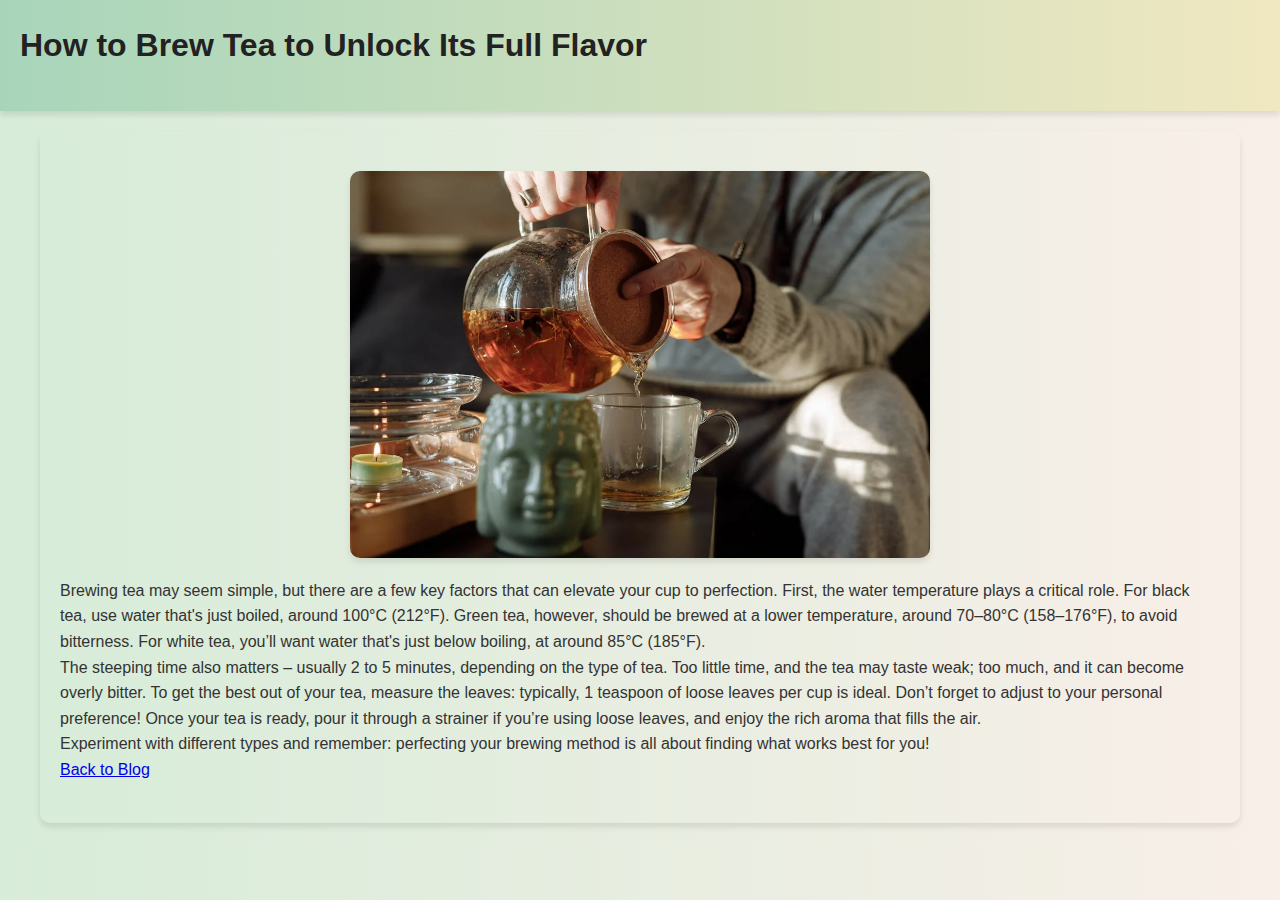
<file: blog-post1.html>
<!DOCTYPE html>
<html lang="en">
<head>
    <meta charset="UTF-8">
    <meta name="viewport" content="width=device-width, initial-scale=1.0">
    <title>Harmony Haven</title>
    <style>
        /* Resetowanie */
        * {
            margin: 0;
            padding: 0;
            box-sizing: border-box;
        }

        body {
            font-family: 'Arial', sans-serif;
            line-height: 1.6;
            background: linear-gradient(90deg, #D7ECD9, #F8EFE8);
            color: #4A4A4A;
        }

        /* Nagłówek */
        header {
            display: flex;
            justify-content: space-between;
            align-items: center;
            padding: 20px;
            background: linear-gradient(90deg, #A8D5BA, #F0E8C1);
            color: white;
            box-shadow: 0px 4px 6px rgba(0, 0, 0, 0.1);
        }

        header .logo {
            font-size: 1.8rem;
            font-weight: bold;
            color: #4A4A4A;
        }

        header nav ul {
            list-style: none;
            display: flex;
            gap: 20px;
        }

        header nav ul li a {
            text-decoration: none;
            color: #4A4A4A;
            font-weight: bold;
            transition: color 0.3s;
        }

        header nav ul li a:hover {
            color: #6A9D68;
        }

        .header-buttons button {
            margin: 0 10px;
            padding: 10px 20px;
            background-color: #F8EFE8;
            color: #6A9D68;
            border: 1px solid #6A9D68;
            border-radius: 5px;
            cursor: pointer;
            transition: background-color 0.3s, color 0.3s;
        }

        .header-buttons button:hover {
            background-color: #6A9D68;
            color: white;
        }

        /* Tło wideo na stronie głównej */
        .hero {
            position: relative;
            height: 70vh;
            overflow: hidden;
            display: flex;
            justify-content: center;
            align-items: center;
            color: #4A4A4A;
            text-align: center;
        }

        .hero video {
            position: absolute;
            top: 0;
            left: 0;
            width: 100%;
            height: 100%;
            object-fit: cover;
            z-index: -1;
            filter: brightness(0.8);
        }

        .hero-content h1 {
            font-size: 2.5rem;
            margin-bottom: 20px;
        }

        .hero-content button {
            padding: 10px 20px;
            background-color: #6A9D68;
            color: white;
            border: none;
            border-radius: 5px;
            cursor: pointer;
            transition: background-color 0.3s;
        }

        .hero-content button:hover {
            background-color: #4A804D;
        }

        /* Sekcje */
        section {
            padding: 40px 20px;
            background: linear-gradient(90deg, #D7ECD9, #F8EFE8);
            border-radius: 10px;
            margin: 20px auto;
            max-width: 1200px;
            box-shadow: 0px 4px 6px rgba(0, 0, 0, 0.1);
        }

        /* Produkty */
        .products {
            display: flex;
            justify-content: space-around;
            flex-wrap: wrap;
            gap: 20px;
        }

        .product-card {
            width: 250px;
            padding: 20px;
            text-align: center;
            background-color: #F8EFE8;
            border: 1px solid #ccc;
            border-radius: 10px;
            box-shadow: 0px 2px 4px rgba(0, 0, 0, 0.1);
            transition: transform 0.3s, box-shadow 0.3s;
        }

        .product-card:hover {
            transform: scale(1.05);
            box-shadow: 0px 4px 8px rgba(0, 0, 0, 0.2);
        }

        .product-card img {
            max-width: 100%;
            border-radius: 10px;
            margin-bottom: 10px;
        }
        
        .bold-text {
            font-weight: 600;
        }
        /* Koszyk */
        #cart {
            background: linear-gradient(90deg, #D7ECD9, #F8EFE8);
            padding: 20px;
            border-radius: 10px;
            box-shadow: 0px 2px 4px rgba(0, 0, 0, 0.1);
        }

        #cart ul {
            list-style: none;
            padding: 0;
        }

        #cart ul li {
            display: flex;
            justify-content: space-between;
            align-items: center;
            margin: 10px 0;
        }

        #cart ul li button {
            padding: 5px 10px;
            background-color: #d9534f;
            color: white;
            border: none;
            border-radius: 5px;
            cursor: pointer;
        }

        #cart ul li button:hover {
            background-color: #c9302c;
        }

        #total-price {
            font-weight: bold;
            margin-top: 10px;
        }

        /* Formularze */
        form input, form textarea, form button {
            width: 100%;
            padding: 10px;
            margin: 10px 0;
            border: 1px solid #ccc;
            border-radius: 5px;
        }

        /* Stopka */
        footer {
            text-align: center;
            padding: 20px;
            background: linear-gradient(90deg, #A8D5BA, #F0E8C1);
            color: #4A4A4A;
        }

/* Ogólny styl strony */
body {
    font-family: 'Arial', sans-serif;
    background-color: #f9f9f9;
    color: #333;
    margin: 0;
    padding: 0;
    line-height: 1.6;
}

.container {
    max-width: 800px;
    margin: 20px auto;
    padding: 20px;
    background: #fff;
    box-shadow: 0 4px 6px rgba(0, 0, 0, 0.1);
    border-radius: 10px;
}

/* Nagłówek */
h1 {
    text-align: center;
    font-size: 2rem;
    color: #222;
    margin-bottom: 20px;
}

/* Zdjęcie */
img {
    display: block;
    max-width: 50%;
    height: auto;
    margin: 0 auto 20px;
    border-radius: 10px;
    box-shadow: 0 4px 6px rgba(0, 0, 0, 0.1);
}

/* Opis */
.description {
    font-size: 1rem;
    line-height: 1.8;
    color: #555;
    text-align: justify;
    margin-bottom: 20px;
}

/* Przycisk powrotu */
.back-button {
    display: inline-block;
    text-decoration: none;
    background: #007BFF;
    color: #fff;
    padding: 10px 20px;
    border-radius: 5px;
    text-align: center;
    font-size: 1rem;
    transition: background 0.3s;
}

.back-button:hover {
    background: #0056b3;
}
</style>
<body>
  <header>
    <h1>How to Brew Tea to Unlock Its Full Flavor</h1>
  </header>
  
  <section class="article">
    <img src="parzenie.jpg" alt="Tea Brewing" class="article-img">
    <p>Brewing tea may seem simple, but there are a few key factors that can elevate your cup to perfection. First, the water temperature plays a critical role. For black tea, use water that's just boiled, around 100°C (212°F). Green tea, however, should be brewed at a lower temperature, around 70–80°C (158–176°F), to avoid bitterness. For white tea, you’ll want water that's just below boiling, at around 85°C (185°F).</p>    </p>
    <p>The steeping time also matters – usually 2 to 5 minutes, depending on the type of tea. Too little time, and the tea may taste weak; too much, and it can become overly bitter. To get the best out of your tea, measure the leaves: typically, 1 teaspoon of loose leaves per cup is ideal. Don’t forget to adjust to your personal preference! Once your tea is ready, pour it through a strainer if you’re using loose leaves, and enjoy the rich aroma that fills the air.</p>
    <p>‍Experiment with different types and remember: perfecting your brewing method is all about finding what works best for you!</p>
    <a href="blog.html">Back to Blog</a>
  </section>
</body>
</html>
</file>
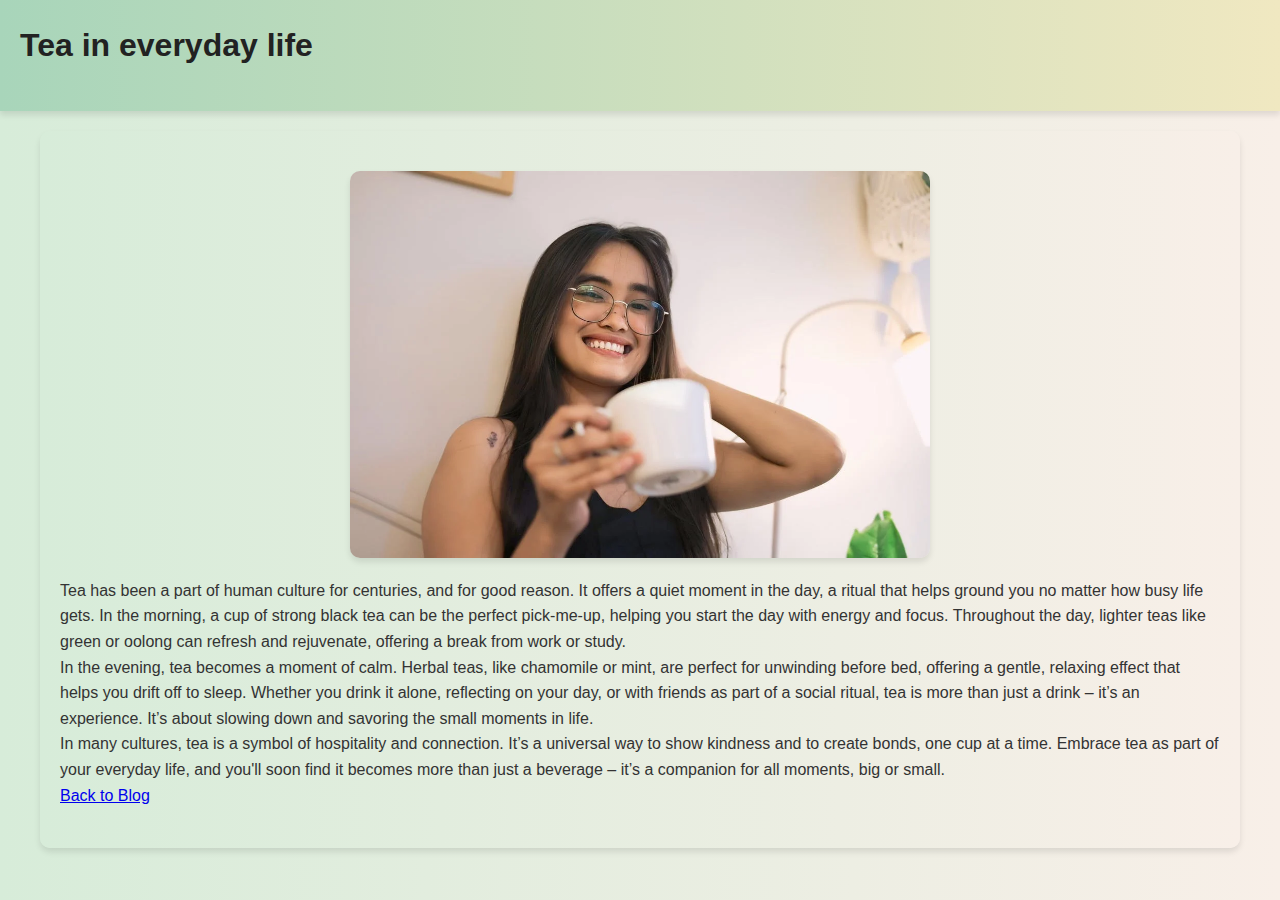
<file: blog-post2.html>
<!DOCTYPE html>
<html lang="en">
<head>
    <meta charset="UTF-8">
    <meta name="viewport" content="width=device-width, initial-scale=1.0">
    <title>Harmony Haven</title>
    <style>
        /* Resetowanie */
        * {
            margin: 0;
            padding: 0;
            box-sizing: border-box;
        }

        body {
            font-family: 'Arial', sans-serif;
            line-height: 1.6;
            background: linear-gradient(90deg, #D7ECD9, #F8EFE8);
            color: #4A4A4A;
        }

        /* Nagłówek */
        header {
            display: flex;
            justify-content: space-between;
            align-items: center;
            padding: 20px;
            background: linear-gradient(90deg, #A8D5BA, #F0E8C1);
            color: white;
            box-shadow: 0px 4px 6px rgba(0, 0, 0, 0.1);
        }

        header .logo {
            font-size: 1.8rem;
            font-weight: bold;
            color: #4A4A4A;
        }

        header nav ul {
            list-style: none;
            display: flex;
            gap: 20px;
        }

        header nav ul li a {
            text-decoration: none;
            color: #4A4A4A;
            font-weight: bold;
            transition: color 0.3s;
        }

        header nav ul li a:hover {
            color: #6A9D68;
        }

        .header-buttons button {
            margin: 0 10px;
            padding: 10px 20px;
            background-color: #F8EFE8;
            color: #6A9D68;
            border: 1px solid #6A9D68;
            border-radius: 5px;
            cursor: pointer;
            transition: background-color 0.3s, color 0.3s;
        }

        .header-buttons button:hover {
            background-color: #6A9D68;
            color: white;
        }

        /* Tło wideo na stronie głównej */
        .hero {
            position: relative;
            height: 70vh;
            overflow: hidden;
            display: flex;
            justify-content: center;
            align-items: center;
            color: #4A4A4A;
            text-align: center;
        }

        .hero video {
            position: absolute;
            top: 0;
            left: 0;
            width: 100%;
            height: 100%;
            object-fit: cover;
            z-index: -1;
            filter: brightness(0.8);
        }

        .hero-content h1 {
            font-size: 2.5rem;
            margin-bottom: 20px;
        }

        .hero-content button {
            padding: 10px 20px;
            background-color: #6A9D68;
            color: white;
            border: none;
            border-radius: 5px;
            cursor: pointer;
            transition: background-color 0.3s;
        }

        .hero-content button:hover {
            background-color: #4A804D;
        }

        /* Sekcje */
        section {
            padding: 40px 20px;
            background: linear-gradient(90deg, #D7ECD9, #F8EFE8);
            border-radius: 10px;
            margin: 20px auto;
            max-width: 1200px;
            box-shadow: 0px 4px 6px rgba(0, 0, 0, 0.1);
        }

        /* Produkty */
        .products {
            display: flex;
            justify-content: space-around;
            flex-wrap: wrap;
            gap: 20px;
        }

        .product-card {
            width: 250px;
            padding: 20px;
            text-align: center;
            background-color: #F8EFE8;
            border: 1px solid #ccc;
            border-radius: 10px;
            box-shadow: 0px 2px 4px rgba(0, 0, 0, 0.1);
            transition: transform 0.3s, box-shadow 0.3s;
        }

        .product-card:hover {
            transform: scale(1.05);
            box-shadow: 0px 4px 8px rgba(0, 0, 0, 0.2);
        }

        .product-card img {
            max-width: 100%;
            border-radius: 10px;
            margin-bottom: 10px;
        }
        
        .bold-text {
            font-weight: 600;
        }
        /* Koszyk */
        #cart {
            background: linear-gradient(90deg, #D7ECD9, #F8EFE8);
            padding: 20px;
            border-radius: 10px;
            box-shadow: 0px 2px 4px rgba(0, 0, 0, 0.1);
        }

        #cart ul {
            list-style: none;
            padding: 0;
        }

        #cart ul li {
            display: flex;
            justify-content: space-between;
            align-items: center;
            margin: 10px 0;
        }

        #cart ul li button {
            padding: 5px 10px;
            background-color: #d9534f;
            color: white;
            border: none;
            border-radius: 5px;
            cursor: pointer;
        }

        #cart ul li button:hover {
            background-color: #c9302c;
        }

        #total-price {
            font-weight: bold;
            margin-top: 10px;
        }

        /* Formularze */
        form input, form textarea, form button {
            width: 100%;
            padding: 10px;
            margin: 10px 0;
            border: 1px solid #ccc;
            border-radius: 5px;
        }

        /* Stopka */
        footer {
            text-align: center;
            padding: 20px;
            background: linear-gradient(90deg, #A8D5BA, #F0E8C1);
            color: #4A4A4A;
        }

/* Ogólny styl strony */
body {
    font-family: 'Arial', sans-serif;
    background-color: #f9f9f9;
    color: #333;
    margin: 0;
    padding: 0;
    line-height: 1.6;
}

.container {
    max-width: 800px;
    margin: 20px auto;
    padding: 20px;
    background: #fff;
    box-shadow: 0 4px 6px rgba(0, 0, 0, 0.1);
    border-radius: 10px;
}

/* Nagłówek */
h1 {
    text-align: center;
    font-size: 2rem;
    color: #222;
    margin-bottom: 20px;
}

/* Zdjęcie */
img {
    display: block;
    max-width: 50%;
    height: auto;
    margin: 0 auto 20px;
    border-radius: 10px;
    box-shadow: 0 4px 6px rgba(0, 0, 0, 0.1);
}

/* Opis */
.description {
    font-size: 1rem;
    line-height: 1.8;
    color: #555;
    text-align: justify;
    margin-bottom: 20px;
}

/* Przycisk powrotu */
.back-button {
    display: inline-block;
    text-decoration: none;
    background: #007BFF;
    color: #fff;
    padding: 10px 20px;
    border-radius: 5px;
    text-align: center;
    font-size: 1rem;
    transition: background 0.3s;
}

.back-button:hover {
    background: #0056b3;
}
</style>
<body>
  <header>
    <h1>Tea in everyday life</h1>
  </header>
  
  <section class="article">
    <img src="harmonia.jpg" alt="Tea in everyday life" class="article-img">
    <p>Tea has been a part of human culture for centuries, and for good reason. It offers a quiet moment in the day, a ritual that helps ground you no matter how busy life gets. In the morning, a cup of strong black tea can be the perfect pick-me-up, helping you start the day with energy and focus. Throughout the day, lighter teas like green or oolong can refresh and rejuvenate, offering a break from work or study.</p>
    <p>In the evening, tea becomes a moment of calm. Herbal teas, like chamomile or mint, are perfect for unwinding before bed, offering a gentle, relaxing effect that helps you drift off to sleep. Whether you drink it alone, reflecting on your day, or with friends as part of a social ritual, tea is more than just a drink – it’s an experience. It’s about slowing down and savoring the small moments in life.</p>
    <p>In many cultures, tea is a symbol of hospitality and connection. It’s a universal way to show kindness and to create bonds, one cup at a time. Embrace tea as part of your everyday life, and you'll soon find it becomes more than just a beverage – it’s a companion for all moments, big or small.</p>
    
    <a href="blog.html">Back to Blog</a>
  </section>
</body>
</html>
</file>
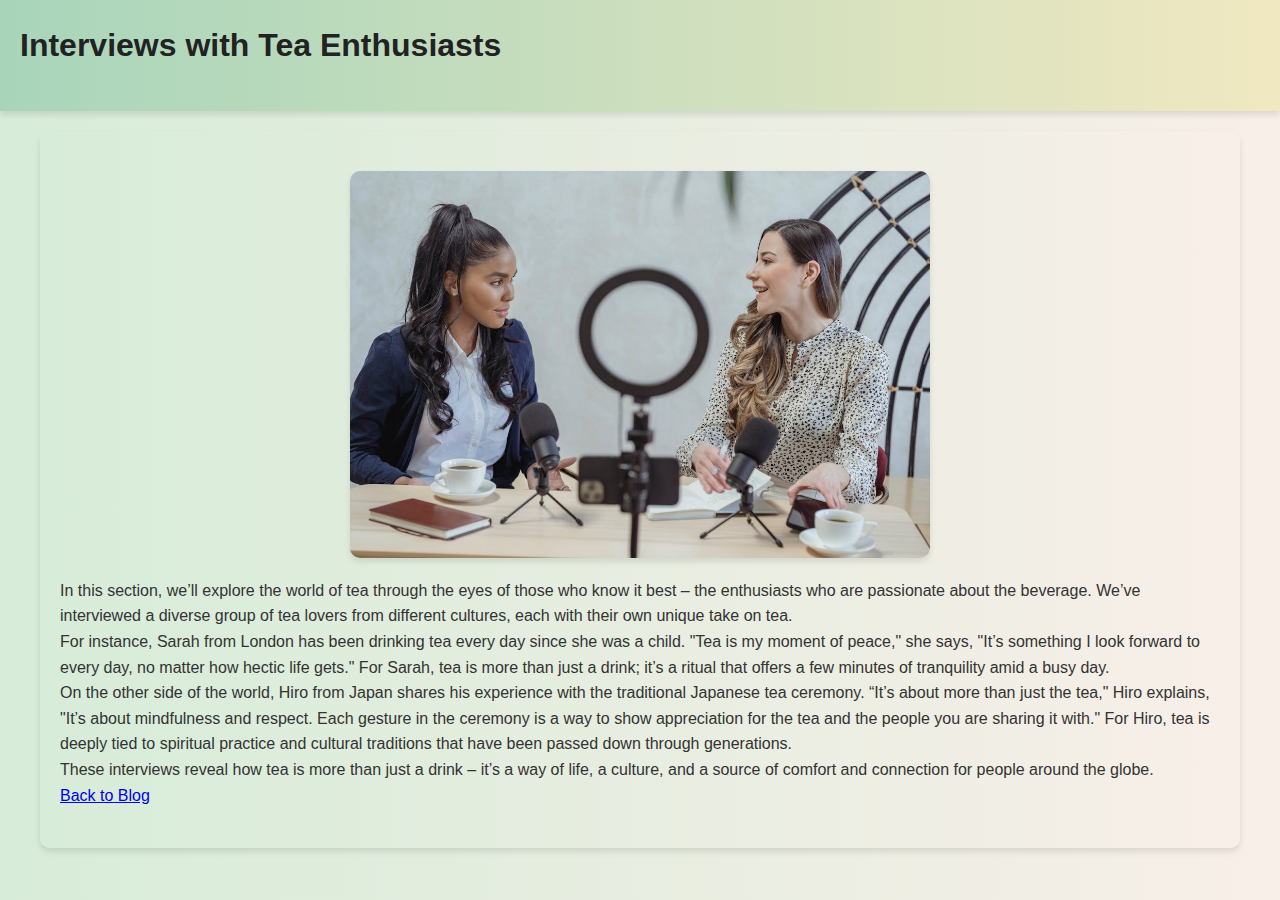
<file: blog-post3.html>
<!DOCTYPE html>
<html lang="en">
<head>
    <meta charset="UTF-8">
    <meta name="viewport" content="width=device-width, initial-scale=1.0">
    <title>Harmony Haven</title>
    <style>
        /* Resetowanie */
        * {
            margin: 0;
            padding: 0;
            box-sizing: border-box;
        }

        body {
            font-family: 'Arial', sans-serif;
            line-height: 1.6;
            background: linear-gradient(90deg, #D7ECD9, #F8EFE8);
            color: #4A4A4A;
        }

        /* Nagłówek */
        header {
            display: flex;
            justify-content: space-between;
            align-items: center;
            padding: 20px;
            background: linear-gradient(90deg, #A8D5BA, #F0E8C1);
            color: white;
            box-shadow: 0px 4px 6px rgba(0, 0, 0, 0.1);
        }

        header .logo {
            font-size: 1.8rem;
            font-weight: bold;
            color: #4A4A4A;
        }

        header nav ul {
            list-style: none;
            display: flex;
            gap: 20px;
        }

        header nav ul li a {
            text-decoration: none;
            color: #4A4A4A;
            font-weight: bold;
            transition: color 0.3s;
        }

        header nav ul li a:hover {
            color: #6A9D68;
        }

        .header-buttons button {
            margin: 0 10px;
            padding: 10px 20px;
            background-color: #F8EFE8;
            color: #6A9D68;
            border: 1px solid #6A9D68;
            border-radius: 5px;
            cursor: pointer;
            transition: background-color 0.3s, color 0.3s;
        }

        .header-buttons button:hover {
            background-color: #6A9D68;
            color: white;
        }

        /* Tło wideo na stronie głównej */
        .hero {
            position: relative;
            height: 70vh;
            overflow: hidden;
            display: flex;
            justify-content: center;
            align-items: center;
            color: #4A4A4A;
            text-align: center;
        }

        .hero video {
            position: absolute;
            top: 0;
            left: 0;
            width: 100%;
            height: 100%;
            object-fit: cover;
            z-index: -1;
            filter: brightness(0.8);
        }

        .hero-content h1 {
            font-size: 2.5rem;
            margin-bottom: 20px;
        }

        .hero-content button {
            padding: 10px 20px;
            background-color: #6A9D68;
            color: white;
            border: none;
            border-radius: 5px;
            cursor: pointer;
            transition: background-color 0.3s;
        }

        .hero-content button:hover {
            background-color: #4A804D;
        }

        /* Sekcje */
        section {
            padding: 40px 20px;
            background: linear-gradient(90deg, #D7ECD9, #F8EFE8);
            border-radius: 10px;
            margin: 20px auto;
            max-width: 1200px;
            box-shadow: 0px 4px 6px rgba(0, 0, 0, 0.1);
        }

        /* Produkty */
        .products {
            display: flex;
            justify-content: space-around;
            flex-wrap: wrap;
            gap: 20px;
        }

        .product-card {
            width: 250px;
            padding: 20px;
            text-align: center;
            background-color: #F8EFE8;
            border: 1px solid #ccc;
            border-radius: 10px;
            box-shadow: 0px 2px 4px rgba(0, 0, 0, 0.1);
            transition: transform 0.3s, box-shadow 0.3s;
        }

        .product-card:hover {
            transform: scale(1.05);
            box-shadow: 0px 4px 8px rgba(0, 0, 0, 0.2);
        }

        .product-card img {
            max-width: 100%;
            border-radius: 10px;
            margin-bottom: 10px;
        }
        
        .bold-text {
            font-weight: 600;
        }
        /* Koszyk */
        #cart {
            background: linear-gradient(90deg, #D7ECD9, #F8EFE8);
            padding: 20px;
            border-radius: 10px;
            box-shadow: 0px 2px 4px rgba(0, 0, 0, 0.1);
        }

        #cart ul {
            list-style: none;
            padding: 0;
        }

        #cart ul li {
            display: flex;
            justify-content: space-between;
            align-items: center;
            margin: 10px 0;
        }

        #cart ul li button {
            padding: 5px 10px;
            background-color: #d9534f;
            color: white;
            border: none;
            border-radius: 5px;
            cursor: pointer;
        }

        #cart ul li button:hover {
            background-color: #c9302c;
        }

        #total-price {
            font-weight: bold;
            margin-top: 10px;
        }

        /* Formularze */
        form input, form textarea, form button {
            width: 100%;
            padding: 10px;
            margin: 10px 0;
            border: 1px solid #ccc;
            border-radius: 5px;
        }

        /* Stopka */
        footer {
            text-align: center;
            padding: 20px;
            background: linear-gradient(90deg, #A8D5BA, #F0E8C1);
            color: #4A4A4A;
        }

/* Ogólny styl strony */
body {
    font-family: 'Arial', sans-serif;
    background-color: #f9f9f9;
    color: #333;
    margin: 0;
    padding: 0;
    line-height: 1.6;
}

.container {
    max-width: 800px;
    margin: 20px auto;
    padding: 20px;
    background: #fff;
    box-shadow: 0 4px 6px rgba(0, 0, 0, 0.1);
    border-radius: 10px;
}

/* Nagłówek */
h1 {
    text-align: center;
    font-size: 2rem;
    color: #222;
    margin-bottom: 20px;
}

/* Zdjęcie */
img {
    display: block;
    max-width: 50%;
    height: auto;
    margin: 0 auto 20px;
    border-radius: 10px;
    box-shadow: 0 4px 6px rgba(0, 0, 0, 0.1);
}

/* Opis */
.description {
    font-size: 1rem;
    line-height: 1.8;
    color: #555;
    text-align: justify;
    margin-bottom: 20px;
}

/* Przycisk powrotu */
.back-button {
    display: inline-block;
    text-decoration: none;
    background: #007BFF;
    color: #fff;
    padding: 10px 20px;
    border-radius: 5px;
    text-align: center;
    font-size: 1rem;
    transition: background 0.3s;
}

.back-button:hover {
    background: #0056b3;
}
</style>
<body>
  <header>
    <h1>Interviews with Tea Enthusiasts</h1>
  </header>
  <section class="article">
    <img src="wywiad.jpg" alt="Interviews with Tea Enthusiasts" class="article-img">
    <p>In this section, we’ll explore the world of tea through the eyes of those who know it best – the enthusiasts who are passionate about the beverage. We’ve interviewed a diverse group of tea lovers from different cultures, each with their own unique take on tea.</p>
    <p>For instance, Sarah from London has been drinking tea every day since she was a child. "Tea is my moment of peace," she says, "It’s something I look forward to every day, no matter how hectic life gets." For Sarah, tea is more than just a drink; it’s a ritual that offers a few minutes of tranquility amid a busy day.</p>
    <p>On the other side of the world, Hiro from Japan shares his experience with the traditional Japanese tea ceremony. “It’s about more than just the tea," Hiro explains, "It’s about mindfulness and respect. Each gesture in the ceremony is a way to show appreciation for the tea and the people you are sharing it with." For Hiro, tea is deeply tied to spiritual practice and cultural traditions that have been passed down through generations.</p>
    <p>These interviews reveal how tea is more than just a drink – it’s a way of life, a culture, and a source of comfort and connection for people around the globe.</p>
    <a href="blog.html">Back to Blog</a>
  </section>
</body>
</html>
</file>
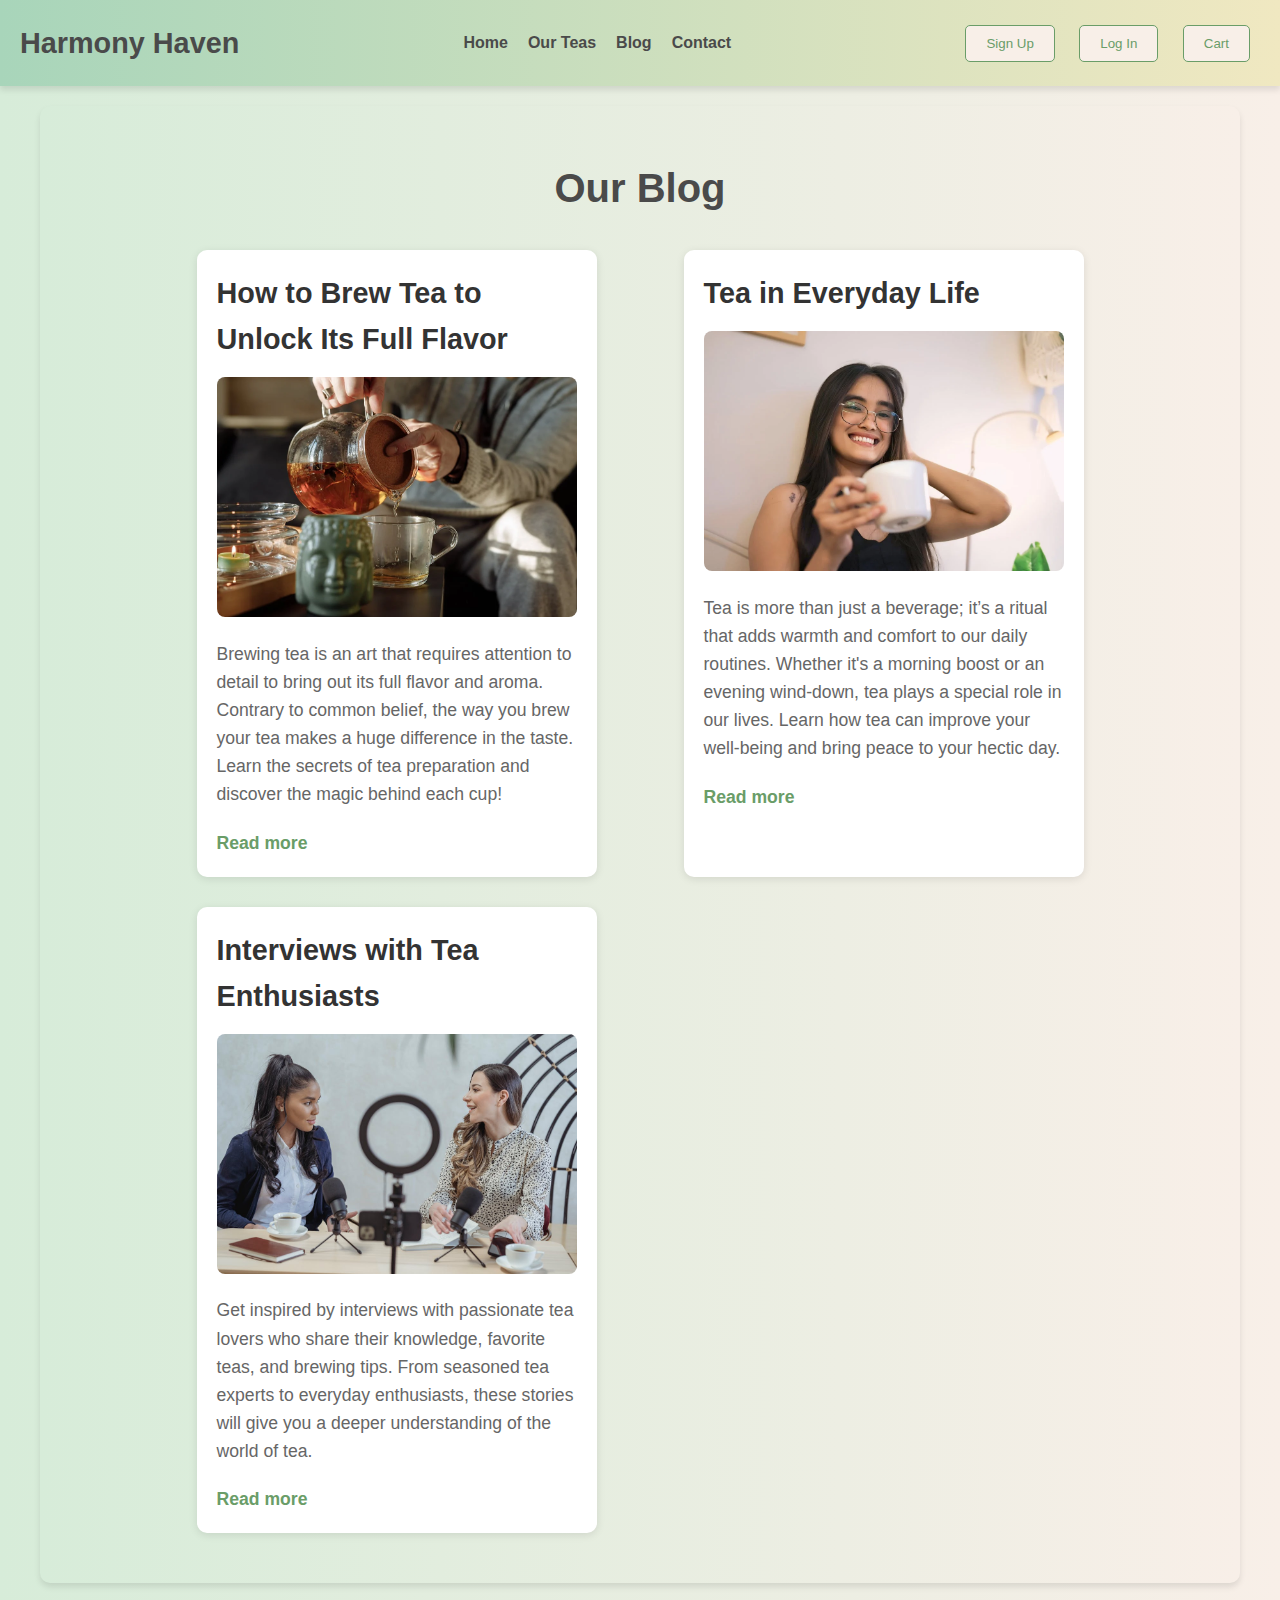
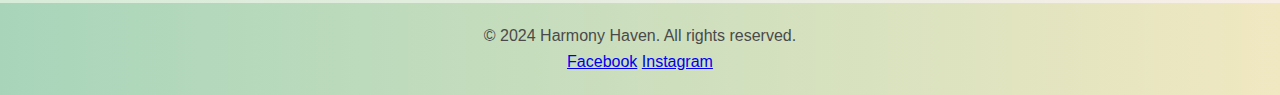
<file: blog.html>
<!DOCTYPE html>
<html lang="en">
<head>
    <meta charset="UTF-8">
    <meta name="viewport" content="width=device-width, initial-scale=1.0">
    <title>Harmony Haven</title>
    <style>
        /* Resetowanie */
        * {
            margin: 0;
            padding: 0;
            box-sizing: border-box;
        }

        body {
            font-family: 'Arial', sans-serif;
            line-height: 1.6;
            background: linear-gradient(90deg, #D7ECD9, #F8EFE8);
            color: #4A4A4A;
        }

        /* Nagłówek */
        header {
            display: flex;
            justify-content: space-between;
            align-items: center;
            padding: 20px;
            background: linear-gradient(90deg, #A8D5BA, #F0E8C1);
            color: white;
            box-shadow: 0px 4px 6px rgba(0, 0, 0, 0.1);
        }

        header .logo {
            font-size: 1.8rem;
            font-weight: bold;
            color: #4A4A4A;
        }

        header nav ul {
            list-style: none;
            display: flex;
            gap: 20px;
        }

        header nav ul li a {
            text-decoration: none;
            color: #4A4A4A;
            font-weight: bold;
            transition: color 0.3s;
        }

        header nav ul li a:hover {
            color: #6A9D68;
        }

        .header-buttons button {
            margin: 0 10px;
            padding: 10px 20px;
            background-color: #F8EFE8;
            color: #6A9D68;
            border: 1px solid #6A9D68;
            border-radius: 5px;
            cursor: pointer;
            transition: background-color 0.3s, color 0.3s;
        }

        .header-buttons button:hover {
            background-color: #6A9D68;
            color: white;
        }

        /* Tło wideo na stronie głównej */
        .hero {
            position: relative;
            height: 70vh;
            overflow: hidden;
            display: flex;
            justify-content: center;
            align-items: center;
            color: #4A4A4A;
            text-align: center;
        }

        .hero video {
            position: absolute;
            top: 0;
            left: 0;
            width: 100%;
            height: 100%;
            object-fit: cover;
            z-index: -1;
            filter: brightness(0.8);
        }

        .hero-content h1 {
            font-size: 2.5rem;
            margin-bottom: 20px;
        }

        .hero-content button {
            padding: 10px 20px;
            background-color: #6A9D68;
            color: white;
            border: none;
            border-radius: 5px;
            cursor: pointer;
            transition: background-color 0.3s;
        }

        .hero-content button:hover {
            background-color: #4A804D;
        }

        /* Sekcje */
        section {
            padding: 40px 20px;
            background: linear-gradient(90deg, #D7ECD9, #F8EFE8);
            border-radius: 10px;
            margin: 20px auto;
            max-width: 1200px;
            box-shadow: 0px 4px 6px rgba(0, 0, 0, 0.1);
        }

        /* Produkty */
        .products {
            display: flex;
            justify-content: space-around;
            flex-wrap: wrap;
            gap: 20px;
        }

        .product-card {
            width: 250px;
            padding: 20px;
            text-align: center;
            background-color: #F8EFE8;
            border: 1px solid #ccc;
            border-radius: 10px;
            box-shadow: 0px 2px 4px rgba(0, 0, 0, 0.1);
            transition: transform 0.3s, box-shadow 0.3s;
        }

        .product-card:hover {
            transform: scale(1.05);
            box-shadow: 0px 4px 8px rgba(0, 0, 0, 0.2);
        }

        .product-card img {
            max-width: 100%;
            border-radius: 10px;
            margin-bottom: 10px;
        }
        
        .bold-text {
            font-weight: 600;
        }
        /* Koszyk */
        #cart {
            background: linear-gradient(90deg, #D7ECD9, #F8EFE8);
            padding: 20px;
            border-radius: 10px;
            box-shadow: 0px 2px 4px rgba(0, 0, 0, 0.1);
        }

        #cart ul {
            list-style: none;
            padding: 0;
        }

        #cart ul li {
            display: flex;
            justify-content: space-between;
            align-items: center;
            margin: 10px 0;
        }

        #cart ul li button {
            padding: 5px 10px;
            background-color: #d9534f;
            color: white;
            border: none;
            border-radius: 5px;
            cursor: pointer;
        }

        #cart ul li button:hover {
            background-color: #c9302c;
        }

        #total-price {
            font-weight: bold;
            margin-top: 10px;
        }

        /* Formularze */
        form input, form textarea, form button {
            width: 100%;
            padding: 10px;
            margin: 10px 0;
            border: 1px solid #ccc;
            border-radius: 5px;
        }

        /* Stopka */
        footer {
            text-align: center;
            padding: 20px;
            background: linear-gradient(90deg, #A8D5BA, #F0E8C1);
            color: #4A4A4A;
        }
        #blog {
  padding: 50px 10%;
  text-align: center;
  background-color: #f5f5f5;
}

#blog h2 {
  font-size: 2.5em;
  margin-bottom: 30px;
  color: #4A4A4A;
  font-weight: bold;
}

.blog-posts {
  display: grid;
  grid-template-columns: repeat(auto-fill, minmax(300px, 1fr));
  gap: 30px;
  justify-items: center;
}

.blog-post {
  background-color: #fff;
  border-radius: 10px;
  box-shadow: 0 2px 8px rgba(0, 0, 0, 0.1);
  width: 100%;
  max-width: 400px;
  padding: 20px;
  text-align: left;
}

.blog-post h3 {
  font-size: 1.8em;
  color: #333;
  margin-bottom: 15px;
}

.blog-img {
  width: 100%;
  height: auto;
  border-radius: 8px;
  margin-bottom: 15px;
}

.blog-post p {
  font-size: 1.1em;
  color: #666;
  margin-bottom: 20px;
}

.blog-post a {
  color: #6A9D68;
  font-size: 1.1em;
  text-decoration: none;
  font-weight: bold;
}

.blog-post a:hover {
  color: #5e8d52;
}
/* Responsywność - Media Queries */

/* Dla urządzeń o szerokości do 768px (tablety, większe telefony) */
@media (max-width: 768px) {
    header {
        flex-direction: column;
        align-items: flex-start;
        padding: 15px;
    }

    header .logo {
        font-size: 1.6rem;
    }

    header nav ul {
        flex-direction: column;
        align-items: flex-start;
        gap: 15px;
    }

    .hero-content h1 {
        font-size: 2rem;
    }

    .hero-content button {
        font-size: 1rem;
        padding: 12px 25px;
    }

    .products {
        flex-direction: column;
        align-items: center;
    }

    .product-card {
        width: 80%;
    }
}

/* Dla urządzeń o szerokości do 480px (standardowe telefony) */
@media (max-width: 480px) {
    header {
        padding: 10px;
    }

    header .logo {
        font-size: 1.4rem;
    }

    header nav ul {
        flex-direction: column;
        gap: 12px;
        padding-left: 0;
    }

    .hero-content h1 {
        font-size: 1.6rem;
    }

    .hero-content button {
        font-size: 1rem;
        padding: 10px 20px;
    }

    .product-card {
        width: 90%;
        padding: 15px;
    }

    footer {
        font-size: 0.9rem;
    }
}

/* Dla urządzeń o szerokości do 320px (najmniejsze telefony) */
@media (max-width: 320px) {
    header .logo {
        font-size: 1.2rem;
    }

    header nav ul {
        gap: 8px;
    }

    .hero-content h1 {
        font-size: 1.4rem;
    }

    .hero-content button {
        font-size: 0.9rem;
        padding: 8px 15px;
    }

    .product-card {
        width: 100%;
        padding: 12px;
    }

    footer {
        font-size: 0.8rem;
    }
}
    </style>
</head>
<body>
   <!-- Nagłówek -->
   <header>
    <div class="logo">Harmony Haven</div>
    <nav>
        <ul>
            <li><a href="index.html">Home</a></li>
            <li><a href="offer.html">Our Teas</a></li>
            <li><a href="blog.html">Blog</a></li>
            <li><a href="contact.html">Contact</a></li>
        </ul>
    </nav>
    <!-- In your index.html file -->
<div class="header-buttons">
<!-- Link to Sign Up page -->
<a href="signup.html"><button>Sign Up</button></a>
<!-- Link to Log In page -->
<a href="login.html"><button>Log In</button></a>
    <a href="cart.html"><button>Cart</button></a>
    </div>
    </header>
    <section id="blog">
        <h2>Our Blog</h2>
        <div class="blog-posts">
          <div class="blog-post">
            <h3>How to Brew Tea to Unlock Its Full Flavor</h3>
            <img src="parzenie.jpg" alt="Tea Brewing" class="blog-img">
            <p>Brewing tea is an art that requires attention to detail to bring out its full flavor and aroma. Contrary to common belief, the way you brew your tea makes a huge difference in the taste. Learn the secrets of tea preparation and discover the magic behind each cup!</p>
            <a href="blog-post1.html">Read more</a>
          </div>
      
          <div class="blog-post">
            <h3>Tea in Everyday Life</h3>
            <img src="harmonia.jpg" alt="Tea in Daily Life" class="blog-img">
            <p>Tea is more than just a beverage; it’s a ritual that adds warmth and comfort to our daily routines. Whether it's a morning boost or an evening wind-down, tea plays a special role in our lives. Learn how tea can improve your well-being and bring peace to your hectic day.</p>
            <a href="blog-post2.html">Read more</a>
          </div>
      
          <div class="blog-post">
            <h3>Interviews with Tea Enthusiasts</h3>
            <img src="wywiad.jpg" alt="Tea Enthusiasts Interview" class="blog-img">
            <p>Get inspired by interviews with passionate tea lovers who share their knowledge, favorite teas, and brewing tips. From seasoned tea experts to everyday enthusiasts, these stories will give you a deeper understanding of the world of tea.</p>
            <a href="blog-post3.html">Read more</a>
          </div>
        </div>
      </section>
      <footer>
        <p>© 2024 Harmony Haven. All rights reserved.</p>
        <div class="social-icons">
            <a href="#">Facebook</a>
            <a href="#">Instagram</a>
        </div>
    </footer>
      </body>
      </html>
</file>
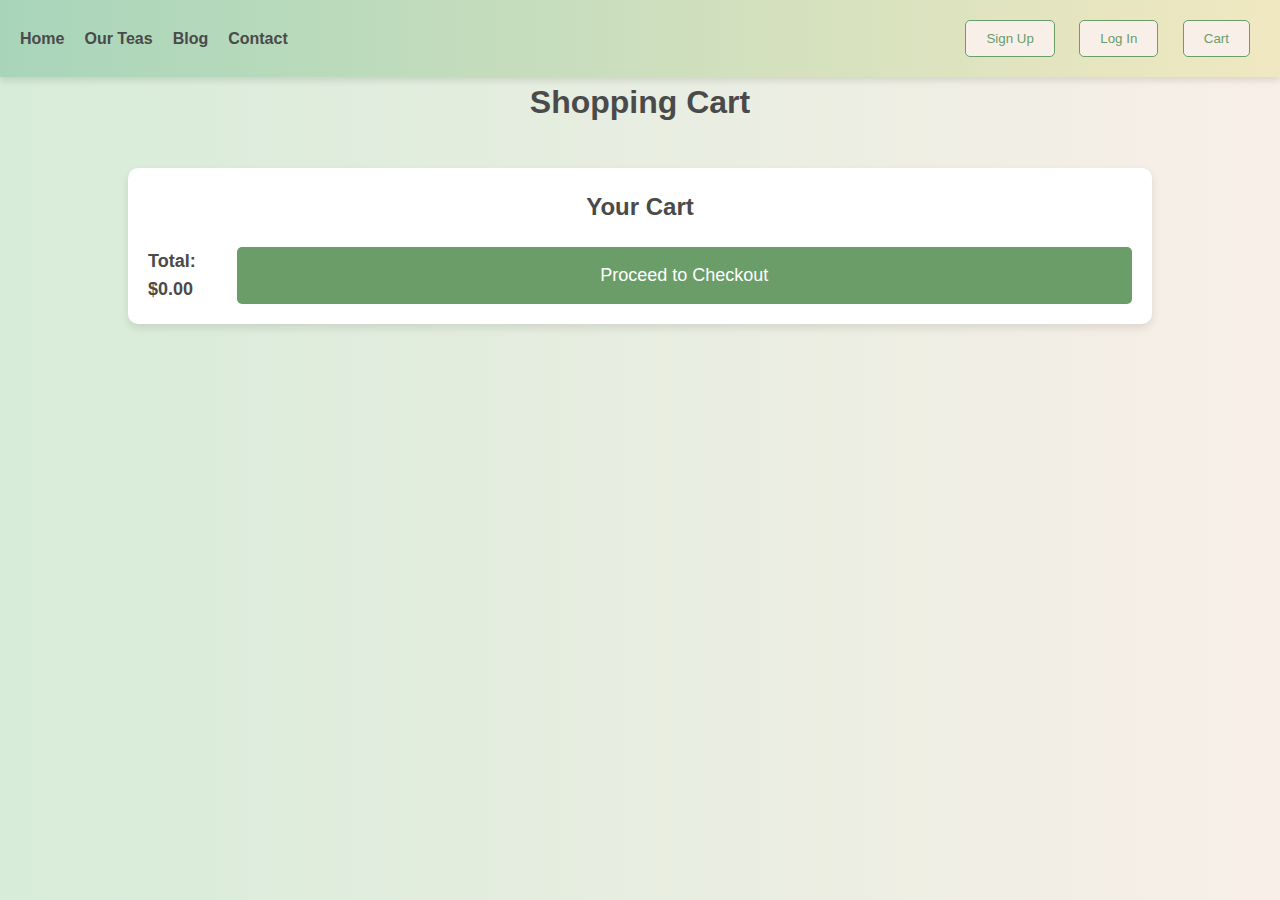
<file: cart.html>
<!DOCTYPE html>
<html lang="en">
<head>
    <meta charset="UTF-8">
    <meta name="viewport" content="width=device-width, initial-scale=1.0">
    <title>Harmony Haven</title>
    <style>
         /* Resetowanie */
         * {
            margin: 0;
            padding: 0;
            box-sizing: border-box;
        }

        body {
            font-family: 'Arial', sans-serif;
            line-height: 1.6;
            background: linear-gradient(90deg, #D7ECD9, #F8EFE8);
            color: #4A4A4A;
        }

        /* Nagłówek */
        .shopping-cart-section {
            text-align: center;
            front-size: 2rem;
            front-weight: bold;
            margin-bottom: 40px;

        }
        header {
            display: flex;
            justify-content: space-between;
            align-items: center;
            padding: 20px;
            background: linear-gradient(90deg, #A8D5BA, #F0E8C1);
            color: white;
            box-shadow: 0px 4px 6px rgba(0, 0, 0, 0.1);
        }
    
        header .logo {
            font-size: 1.8rem;
            font-weight: bold;
            color: #4A4A4A;
            text-align: center;
        }

        header nav ul {
            list-style: none;
            display: flex;
            gap: 20px;
            justify-content: center;
        }

        header nav ul li a {
            text-decoration: none;
            color: #4A4A4A;
            font-weight: bold;
            transition: color 0.3s;
        }

        header nav ul li a:hover {
            color: #6A9D68;
        }

        .header-buttons button {
            margin: 0 10px;
            padding: 10px 20px;
            background-color: #F8EFE8;
            color: #6A9D68;
            border: 1px solid #6A9D68;
            border-radius: 5px;
            cursor: pointer;
            transition: background-color 0.3s, color 0.3s;
        }

        .header-buttons button:hover {
            background-color: #6A9D68;
            color: white;
        }

        /* Tło wideo na stronie głównej */
        .hero {
            position: relative;
            height: 70vh;
            overflow: hidden;
            display: flex;
            justify-content: center;
            align-items: center;
            color: #4A4A4A;
            text-align: center;
        }

        .hero video {
            position: absolute;
            top: 0;
            left: 0;
            width: 100%;
            height: 100%;
            object-fit: cover;
            z-index: -1;
            filter: brightness(0.8);
        }

        .hero-content h1 {
            font-size: 2.5rem;
            margin-bottom: 20px;
        }

        .hero-content button {
            padding: 10px 20px;
            background-color: #6A9D68;
            color: white;
            border: none;
            border-radius: 5px;
            cursor: pointer;
            transition: background-color 0.3s;
        }

        .hero-content button:hover {
            background-color: #4A804D;
        }

        /* Sekcje */
        section {
            padding: 40px 20px;
            background: linear-gradient(90deg, #D7ECD9, #F8EFE8);
            border-radius: 10px;
            margin: 20px auto;
            max-width: 1200px;
            box-shadow: 0px 4px 6px rgba(0, 0, 0, 0.1);
        }

        /* Produkty */
        .products {
            display: flex;
            justify-content: space-around;
            flex-wrap: wrap;
            gap: 20px;
        }

        .product-card {
            width: 250px;
            padding: 20px;
            text-align: center;
            background-color: #F8EFE8;
            border: 1px solid #ccc;
            border-radius: 10px;
            box-shadow: 0px 2px 4px rgba(0, 0, 0, 0.1);
            transition: transform 0.3s, box-shadow 0.3s;
        }

        .product-card:hover {
            transform: scale(1.05);
            box-shadow: 0px 4px 8px rgba(0, 0, 0, 0.2);
        }

        .product-card img {
            max-width: 100%;
            border-radius: 10px;
            margin-bottom: 10px;
        }
        
        .bold-text {
            font-weight: 600;
        }
        /* Koszyk */
        #cart {
            background: linear-gradient(90deg, #D7ECD9, #F8EFE8);
            padding: 20px;
            border-radius: 10px;
            box-shadow: 0px 2px 4px rgba(0, 0, 0, 0.1);
        }

        #cart ul {
            list-style: none;
            padding: 0;
        }

        #cart ul li {
            display: flex;
            justify-content: space-between;
            align-items: center;
            margin: 10px 0;
        }

        #cart ul li button {
            padding: 5px 10px;
            background-color: #d9534f;
            color: white;
            border: none;
            border-radius: 5px;
            cursor: pointer;
        }

        #cart ul li button:hover {
            background-color: #c9302c;
        }

        #total-price {
            font-weight: bold;
            margin-top: 10px;
        }

        /* Formularze */
        form input, form textarea, form button {
            width: 100%;
            padding: 10px;
            margin: 10px 0;
            border: 1px solid #ccc;
            border-radius: 5px;
        }

        .add-to-cart {
            background-color: #6A9D68; /* Zielony kolor tła */
            color: white; /* Biały tekst */
            padding: 10px 20px; /* Wewnętrzne odstępy (góra-dół, lewo-prawo) */
            border: none; /* Usuwa domyślną ramkę */
            border-radius: 5px; /* Zaokrąglenie rogów */
            cursor: pointer; /* Zmienia kursor na "rączkę" */
            font-size: 16px; /* Wielkość tekstu */
            transition: background-color 0.3s ease; /* Płynna zmiana koloru */
        }

        /* Efekt po najechaniu kursorem */
        .add-to-cart:hover {
            background-color: #6A9D68; /* Ciemniejszy zielony */
        }

        /* Styl dla aktywnego przycisku (kliknięcie) */
        .add-to-cart:active {
            background-color: #3e8e41;
            transform: scale(0.98); /* Lekko zmniejsza przycisk */
        }
        /* Stopka */
        footer {
            text-align: center;
            padding: 20px;
            background: linear-gradient(90deg, #A8D5BA, #F0E8C1);
            color: #4A4A4A;
        }
       
        #tea-of-the-month {
    padding: 40px;
    background-color: #f4f4f4;
    text-align: center;
}

#tea-of-the-month h2 {
    font-size: 32px;
    margin-bottom: 20px;
    color: #6A9D68;
}

.tea-of-the-month-card {
    display: flex;
    justify-content: center;
    align-items: center;
    background-color: white;
    border-radius: 10px;
    box-shadow: 0 4px 10px rgba(0, 0, 0, 0.1);
    max-width: 800px;
    margin: 0 auto;
    padding: 20px;
    overflow: hidden;
}

.tea-image {
    width: 200px;
    height: 200px;
    object-fit: cover;
    border-radius: 10px;
    margin-right: 20px;
}

.tea-details {
    max-width: 400px;
    text-align: left;
}

.tea-details h3 {
    font-size: 24px;
    margin-bottom: 10px;
    color: #333;
}

.tea-details p {
    font-size: 16px;
    color: #777;
    margin-bottom: 10px;
}

.price {
    font-weight: bold;
    font-size: 18px;
    color: #6A9D68;
}
        body {
            font-family: Arial, sans-serif;
            background-color: #f8f8f8;
            margin: 0;
            padding: 0;
        }

        .cart-container {
            margin: 20px auto;
            width: 80%;
            background-color: white;
            padding: 20px;
            border-radius: 10px;
            box-shadow: 0 4px 8px rgba(0, 0, 0, 0.1);
        }

        .cart-container h2 {
            text-align: center;
        }

        .cart-item {
            display: flex;
            justify-content: space-between;
            padding: 10px 0;
            border-bottom: 1px solid #ddd;
        }

        .cart-item img {
            width: 50px;
        }

        .cart-item div {
            flex: 1;
            margin-left: 10px;
        }

        .cart-footer {
            display: flex;
            justify-content: space-between;
            margin-top: 20px;
            font-size: 18px;
        }

        .cart-footer .total {
            font-weight: bold;
        }

        .checkout-btn {
            background-color: #6A9D68;
            color: white;
            padding: 10px 20px;
            border: none;
            cursor: pointer;
            border-radius: 5px;
            font-size: 18px;
            width: 100%;
        }

        .checkout-btn:hover {
            background-color: #6A9D68;
        }

        .form-container {
            display: none; /* Initially hidden */
            margin: 20px auto;
            width: 80%;
            background-color: white;
            padding: 20px;
            border-radius: 10px;
            box-shadow: 0 4px 8px rgba(0, 0, 0, 0.1);
        }

        .form-group {
            margin-bottom: 15px;
        }

        .form-group label {
            font-weight: bold;
        }

        .form-group input,
        .form-group select {
            padding: 10px;
            border: 1px solid #ddd;
            border-radius: 5px;
            width: 100%;
            box-sizing: border-box;
        }

        .form-group button {
            background-color: #4CAF50;
            color: white;
            padding: 10px 20px;
            border: none;
            cursor: pointer;
            border-radius: 5px;
            width: 100%;
        }

        .form-group button:hover {
            background-color: #45a049;
        }

        .payment-methods {
            display: flex;
            justify-content: space-between;
        }

        .payment-methods input {
            margin-right: 10px;
        }

        .empty-cart {
            text-align: center;
            margin-top: 20px;
            font-size: 18px;
        }
        /* Responsywność - Media Queries */

/* Dla urządzeń o szerokości do 768px (tablety, większe telefony) */
@media (max-width: 768px) {
    header {
        flex-direction: column;
        align-items: flex-start;
        padding: 15px;
    }

    header .logo {
        font-size: 1.6rem;
    }

    header nav ul {
        flex-direction: column;
        align-items: flex-start;
        gap: 15px;
    }

    .hero-content h1 {
        font-size: 2rem;
    }

    .hero-content button {
        font-size: 1rem;
        padding: 12px 25px;
    }

    .products {
        flex-direction: column;
        align-items: center;
    }

    .product-card {
        width: 80%;
    }
}

/* Dla urządzeń o szerokości do 480px (standardowe telefony) */
@media (max-width: 480px) {
    header {
        padding: 10px;
    }

    header .logo {
        font-size: 1.4rem;
    }

    header nav ul {
        flex-direction: column;
        gap: 12px;
        padding-left: 0;
    }

    .hero-content h1 {
        font-size: 1.6rem;
    }

    .hero-content button {
        font-size: 1rem;
        padding: 10px 20px;
    }

    .product-card {
        width: 90%;
        padding: 15px;
    }

    footer {
        font-size: 0.9rem;
    }
}

/* Dla urządzeń o szerokości do 320px (najmniejsze telefony) */
@media (max-width: 320px) {
    header .logo {
        font-size: 1.2rem;
    }

    header nav ul {
        gap: 8px;
    }

    .hero-content h1 {
        font-size: 1.4rem;
    }

    .hero-content button {
        font-size: 0.9rem;
        padding: 8px 15px;
    }

    .product-card {
        width: 100%;
        padding: 12px;
    }

    footer {
        font-size: 0.8rem;
    }
}
    </style>
</head>
<body>
   <header>
    <nav>
        <ul>
            <li><a href="index.html">Home</a></li>
            <li><a href="offer.html">Our Teas</a></li>
            <li><a href="blog.html">Blog</a></li>
            <li><a href="contact.html">Contact</a></li>
        </ul>
    </nav>
    <!-- In your index.html file -->
<div class="header-buttons">
<!-- Link to Sign Up page -->
<a href="signup.html"><button>Sign Up</button></a>
<!-- Link to Log In page -->
<a href="login.html"><button>Log In</button></a>
    <a href="cart.html"><button>Cart</button></a>
    </div>
    </header>

    <!-- Koszyk -->
     <div class="shopping-cart-section">
        <h1>Shopping Cart</h1>
     </div>
    <div class="cart-container" id="cart-container">
        <h2>Your Cart</h2>
        <div id="cart-items"></div>

        <div class="cart-footer">
            <p class="total">Total: $0.00</p>
            <button class="checkout-btn" onclick="goToCheckout()">Proceed to Checkout</button>
        </div>
    </div>

    <!-- Formularz zamówienia -->
    <div class="form-container" id="form-container">
        <h2>Shipping & Payment</h2>
        <form id="checkout-form">
            <div class="form-group">
                <label for="name">Full Name <span class="required">*</span></label>
                <input type="text" id="name" name="name" required>
            </div>

            <div class="form-group">
                <label for="address">Shipping Address <span class="required">*</span></label>
                <input type="text" id="address" name="address" required>
            </div>
            <div class="form-group">
                <label for="email">Email <span class="required">*</span></label>
                <input type="email" id="email" name="email" required>
            </div>

            <div class="form-group">
                <label for="phone">Phone Number <span class="required">*</span></label>
                <input type="tel" id="phone" name="phone" required>
            </div>

            <div class="form-group">
                <label for="payment-method">Payment Method <span class="required">*</span></label>
                <div class="payment-methods">
                    <div>
                        <input type="radio" id="credit-card" name="payment-method" value="Credit Card" required>
                        <label for="credit-card">Credit Card</label>
                    </div>
                    <div>
                        <input type="radio" id="paypal" name="payment-method" value="PayPal" required>
                        <label for="paypal">PayPal</label>
                    </div>
                    <div>
                        <input type="radio" id="bank-transfer" name="payment-method" value="Bank Transfer" required>
                        <label for="bank-transfer">Bank Transfer</label>
                    </div>
                </div>
            </div>

            <div class="form-group">
                <button type="submit" id="submit-btn">Place Order</button>
            </div>
        </form>
    </div>

    <script>
        // Sample products data
        const products = [
            { id: 1, name: "Green Tea", price: 5.00, image: "https://via.placeholder.com/100" },
            { id: 2, name: "Black Tea", price: 4.50, image: "https://via.placeholder.com/100" }
        ];

        // Cart initialization
        const cart = [];

        function renderCart() {
            const cartItemsContainer = document.getElementById("cart-items");
            cartItemsContainer.innerHTML = ''; // Clear the cart items

            cart.forEach(item => {
                const cartItemElement = document.createElement('div');
                cartItemElement.classList.add('cart-item');
                cartItemElement.innerHTML = 
                    <img src="${item.image}" alt="${item.name}">
                    <div class="item-info">
                        <p><strong>${item.name}</strong></p>
                        <p>Price: $${item.price}</p>
                        <p>Quantity: ${item.quantity}</p>
                    </div>
                ;
                cartItemsContainer.appendChild(cartItemElement);
            });

            updateTotal();
        }

        function updateTotal() {
            const totalPrice = cart.reduce((total, item) => total + (item.price * item.quantity), 0);
            document.querySelector(".total").textContent = Total: $${totalPrice.toFixed(2)};
        }

        // Handle checkout form submission
        document.getElementById("checkout-form").addEventListener("submit", function(event) {
            event.preventDefault();

            const name = document.getElementById("name").value;
            const address = document.getElementById("address").value;
            const email = document.getElementById("email").value;
            const phone = document.getElementById("phone").value;
            const paymentMethod = document.querySelector('input[name="payment-method"]:checked').value;

            // Process the order (for now just log the information)
            console.log("Order Details:", { name, address, email, phone, paymentMethod });
            alert("Thank you for your order! Your order is being processed.");

            // Redirect to the confirmation page
            window.location.href = "order-confirmation.html"; // You can create a confirmation page
        });
        // Go to the checkout form
        function goToCheckout() {
            document.getElementById("cart-container").style.display = "none";
            document.getElementById("form-container").style.display = "block";
        }

        // Example: Adding products to cart
        function addToCart(productId) {
            const product = products.find(p => p.id === productId);
            const existingItem = cart.find(item => item.id === productId);

            if (existingItem) {
                existingItem.quantity++;
            }
            <footer>
        <p>© 2024 Harmony Haven. All rights reserved.</p>
        <div class="social-icons">
            <a href="#">Facebook</a>
            <a href="#">Instagram</a>
        </div>
    </footer>
</file>
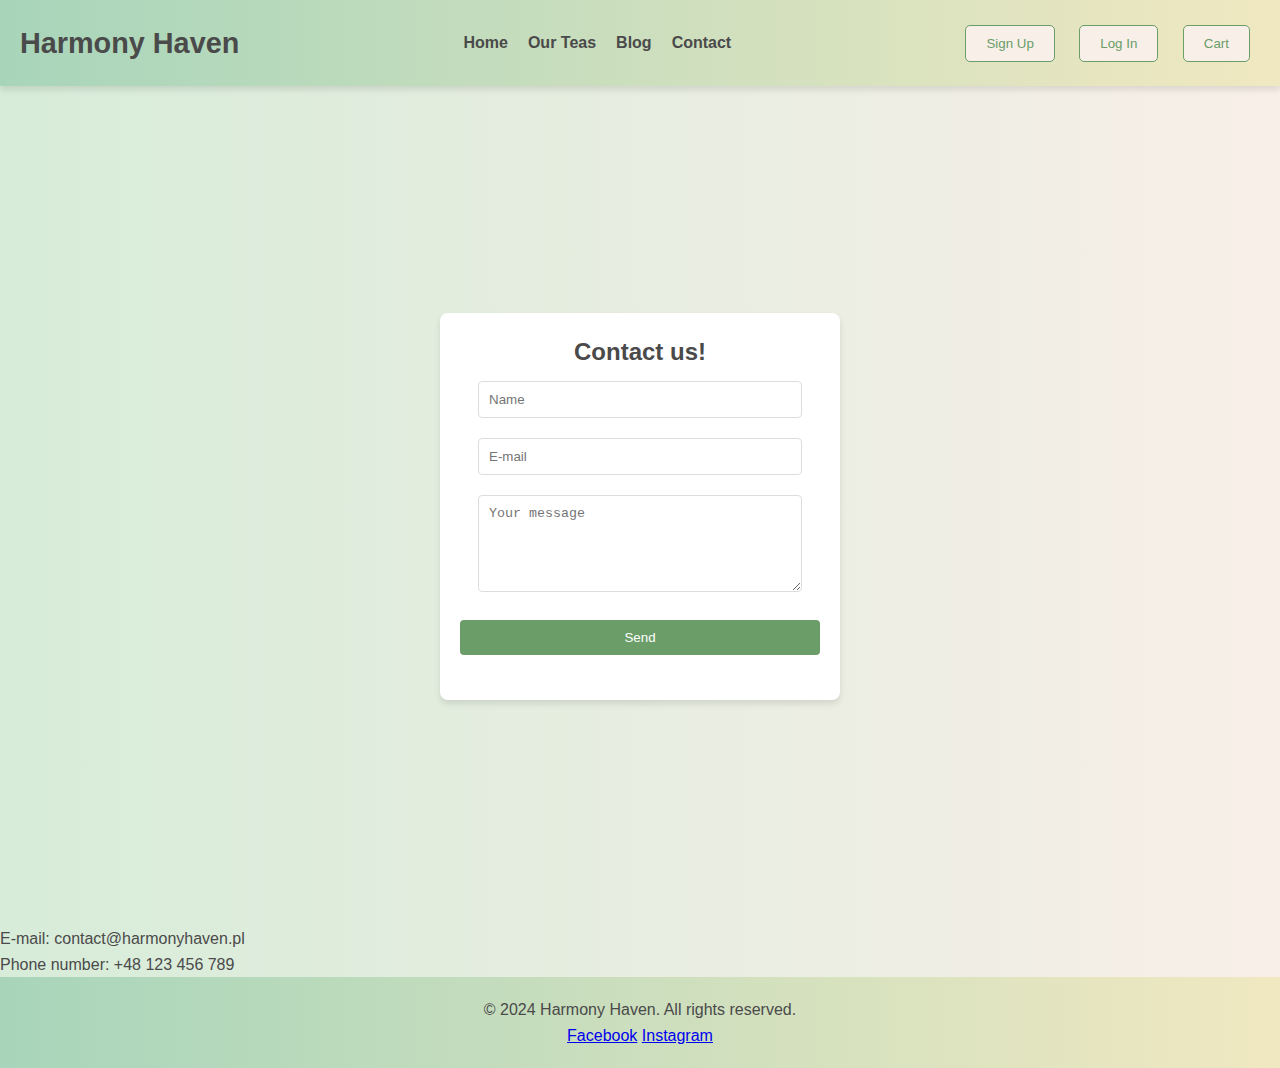
<file: contact.html>
<!DOCTYPE html>
<html lang="en">
<head>
    <meta charset="UTF-8">
    <meta name="viewport" content="width=device-width, initial-scale=1.0">
    <title>Harmony Haven</title>
    <style>
        /* Resetowanie */
        * {
            margin: 0;
            padding: 0;
            box-sizing: border-box;
        }

        body {
            font-family: 'Arial', sans-serif;
            line-height: 1.6;
            background: linear-gradient(90deg, #D7ECD9, #F8EFE8);
            color: #4A4A4A;
        }

        /* Nagłówek */
        header {
            display: flex;
            justify-content: space-between;
            align-items: center;
            padding: 20px;
            background: linear-gradient(90deg, #A8D5BA, #F0E8C1);
            color: white;
            box-shadow: 0px 4px 6px rgba(0, 0, 0, 0.1);
        }

        header .logo {
            font-size: 1.8rem;
            font-weight: bold;
            color: #4A4A4A;
        }

        header nav ul {
            list-style: none;
            display: flex;
            gap: 20px;
        }

        header nav ul li a {
            text-decoration: none;
            color: #4A4A4A;
            font-weight: bold;
            transition: color 0.3s;
        }

        header nav ul li a:hover {
            color: #6A9D68;
        }

        .header-buttons button {
            margin: 0 10px;
            padding: 10px 20px;
            background-color: #F8EFE8;
            color: #6A9D68;
            border: 1px solid #6A9D68;
            border-radius: 5px;
            cursor: pointer;
            transition: background-color 0.3s, color 0.3s;
        }

        .header-buttons button:hover {
            background-color: #6A9D68;
            color: white;
        }

        /* Tło wideo na stronie głównej */
        .hero {
            position: relative;
            height: 70vh;
            overflow: hidden;
            display: flex;
            justify-content: center;
            align-items: center;
            color: #4A4A4A;
            text-align: center;
        }

        .hero video {
            position: absolute;
            top: 0;
            left: 0;
            width: 100%;
            height: 100%;
            object-fit: cover;
            z-index: -1;
            filter: brightness(0.8);
        }

        .hero-content h1 {
            font-size: 2.5rem;
            margin-bottom: 20px;
        }

        .hero-content button {
            padding: 10px 20px;
            background-color: #6A9D68;
            color: white;
            border: none;
            border-radius: 5px;
            cursor: pointer;
            transition: background-color 0.3s;
        }

        .hero-content button:hover {
            background-color: #4A804D;
        }

        /* Sekcje */
        section {
            padding: 40px 20px;
            background: linear-gradient(90deg, #D7ECD9, #F8EFE8);
            border-radius: 10px;
            margin: 20px auto;
            max-width: 1200px;
            box-shadow: 0px 4px 6px rgba(0, 0, 0, 0.1);
        }

        /* Produkty */
        .products {
            display: flex;
            justify-content: space-around;
            flex-wrap: wrap;
            gap: 20px;
        }

        .product-card {
            width: 250px;
            padding: 20px;
            text-align: center;
            background-color: #F8EFE8;
            border: 1px solid #ccc;
            border-radius: 10px;
            box-shadow: 0px 2px 4px rgba(0, 0, 0, 0.1);
            transition: transform 0.3s, box-shadow 0.3s;
        }

        .product-card:hover {
            transform: scale(1.05);
            box-shadow: 0px 4px 8px rgba(0, 0, 0, 0.2);
        }

        .product-card img {
            max-width: 100%;
            border-radius: 10px;
            margin-bottom: 10px;
        }
        
        .bold-text {
            font-weight: 600;
        }
        /* Koszyk */
        #cart {
            background: linear-gradient(90deg, #D7ECD9, #F8EFE8);
            padding: 20px;
            border-radius: 10px;
            box-shadow: 0px 2px 4px rgba(0, 0, 0, 0.1);
        }

        #cart ul {
            list-style: none;
            padding: 0;
        }

        #cart ul li {
            display: flex;
            justify-content: space-between;
            align-items: center;
            margin: 10px 0;
        }

        #cart ul li button {
            padding: 5px 10px;
            background-color: #d9534f;
            color: white;
            border: none;
            border-radius: 5px;
            cursor: pointer;
        }

        #cart ul li button:hover {
            background-color: #c9302c;
        }

        #total-price {
            font-weight: bold;
            margin-top: 10px;
        }

        /* Formularze */
        form input, form textarea, form button {
            width: 100%;
            padding: 10px;
            margin: 10px 0;
            border: 1px solid #ccc;
            border-radius: 5px;
        }

        /* Stopka */
        footer {
            text-align: center;
            padding: 20px;
            background: linear-gradient(90deg, #A8D5BA, #F0E8C1);
            color: #4A4A4A;
        }
        /* Responsywność - Media Queries */

/* Dla urządzeń o szerokości do 768px (tablety, większe telefony) */
@media (max-width: 768px) {
    header {
        flex-direction: column;
        align-items: flex-start;
        padding: 15px;
    }

    header .logo {
        font-size: 1.6rem;
    }

    header nav ul {
        flex-direction: column;
        align-items: flex-start;
        gap: 15px;
    }

    .hero-content h1 {
        font-size: 2rem;
    }

    .hero-content button {
        font-size: 1rem;
        padding: 12px 25px;
    }

    .products {
        flex-direction: column;
        align-items: center;
    }

    .product-card {
        width: 80%;
    }
}

/* Dla urządzeń o szerokości do 480px (standardowe telefony) */
@media (max-width: 480px) {
    header {
        padding: 10px;
    }

    header .logo {
        font-size: 1.4rem;
    }

    header nav ul {
        flex-direction: column;
        gap: 12px;
        padding-left: 0;
    }

    .hero-content h1 {
        font-size: 1.6rem;
    }

    .hero-content button {
        font-size: 1rem;
        padding: 10px 20px;
    }

    .product-card {
        width: 90%;
        padding: 15px;
    }

    footer {
        font-size: 0.9rem;
    }
}

/* Dla urządzeń o szerokości do 320px (najmniejsze telefony) */
@media (max-width: 320px) {
    header .logo {
        font-size: 1.2rem;
    }

    header nav ul {
        gap: 8px;
    }

    .hero-content h1 {
        font-size: 1.4rem;
    }

    .hero-content button {
        font-size: 0.9rem;
        padding: 8px 15px;
    }

    .product-card {
        width: 100%;
        padding: 12px;
    }

    footer {
        font-size: 0.8rem;
    }
}
    </style>
</head>
<body>
   <!-- Nagłówek -->
   <header>
    <div class="logo">Harmony Haven</div>
    <nav>
        <ul>
            <li><a href="index.html">Home</a></li>
            <li><a href="offer.html">Our Teas</a></li>
            <li><a href="blog.html">Blog</a></li>
            <li><a href="contact.html">Contact</a></li>
        </ul>
    </nav>
    <!-- In your index.html file -->
<div class="header-buttons">
<!-- Link to Sign Up page -->
<a href="signup.html"><button>Sign Up</button></a>
<!-- Link to Log In page -->
<a href="login.html"><button>Log In</button></a>
    <a href="cart.html"><button>Cart</button></a>
    </div>
    </header>
        <style>
            /* Kontener dla zawartości */
            .content {
                display: flex;
                justify-content: center;
                align-items: center;
                height: calc(100vh - 60px); /* Odliczamy wysokość paska nawigacyjnego */
            }
    
            /* Styl dla formularza */
            .form-container {
                background: #fff;
                padding: 20px;
                border-radius: 8px;
                box-shadow: 0 4px 6px rgba(0, 0, 0, 0.1);
                max-width: 400px;
                width: 100%;
                text-align: center;
            }
    
            .form-container input, .form-container textarea {
                width: 90%;
                padding: 10px;
                margin: 10px 0;
                border: 1px solid #ddd;
                border-radius: 4px;
            }
    
            .form-container button {
                background-color: #6A9D68;
                color: white;
                border: none;
                padding: 10px 20px;
                cursor: pointer;
                border-radius: 4px;
            }
    
            .form-container button:hover {
                background-color: #6A9D68;
            }
    
            .response-message {
                margin-top: 15px;
                font-size: 14px;
                color: #333;
            }
        </style>
    </head>
    <body>
        <!-- Główna zawartość strony -->
        <div class="content">
            <div class="form-container">
                <h2>Contact us!</h2>
                <form id="contact-form">
                    <input type="text" id="name" name="name" placeholder="Name" required>
                    <input type="email" id="email" name="email" placeholder="E-mail" required>
                    <textarea id="message" name="message" placeholder="Your message" rows="5" required></textarea>
                    <button type="submit">Send</button>
                </form>
                <div class="response-message" id="response"></div>
            </div>
        </div>
        <div class="info">
            <p> E-mail: contact@harmonyhaven.pl</p>
            <p>Phone number: +48 123 456 789</p>
        </div>
        <script>
            // Obsługa wysyłania formularza
            document.getElementById("contact-form").addEventListener("submit", function(event) {
                event.preventDefault(); // Zapobiega przeładowaniu strony
    
                const formData = new FormData(this);
                const responseElement = document.getElementById("response");
    
                // Wysyłanie formularza AJAX
                fetch("send-message.php", {
                    method: "POST",
                    body: formData,
                })
                .then(response => response.text())
                .then(data => {
                    responseElement.textContent = data; // Wyświetlenie komunikatu
                })
                .catch(error => {
                    responseElement.textContent = "Oops! Someting went wrong. Please try again later.";
                });
            });
        </script>
     <footer>
        <p>© 2024 Harmony Haven. All rights reserved.</p>
        <div class="social-icons">
            <a href="#">Facebook</a>
            <a href="#">Instagram</a>
        </div>
    </footer>
    </body>
    </html>
</file>
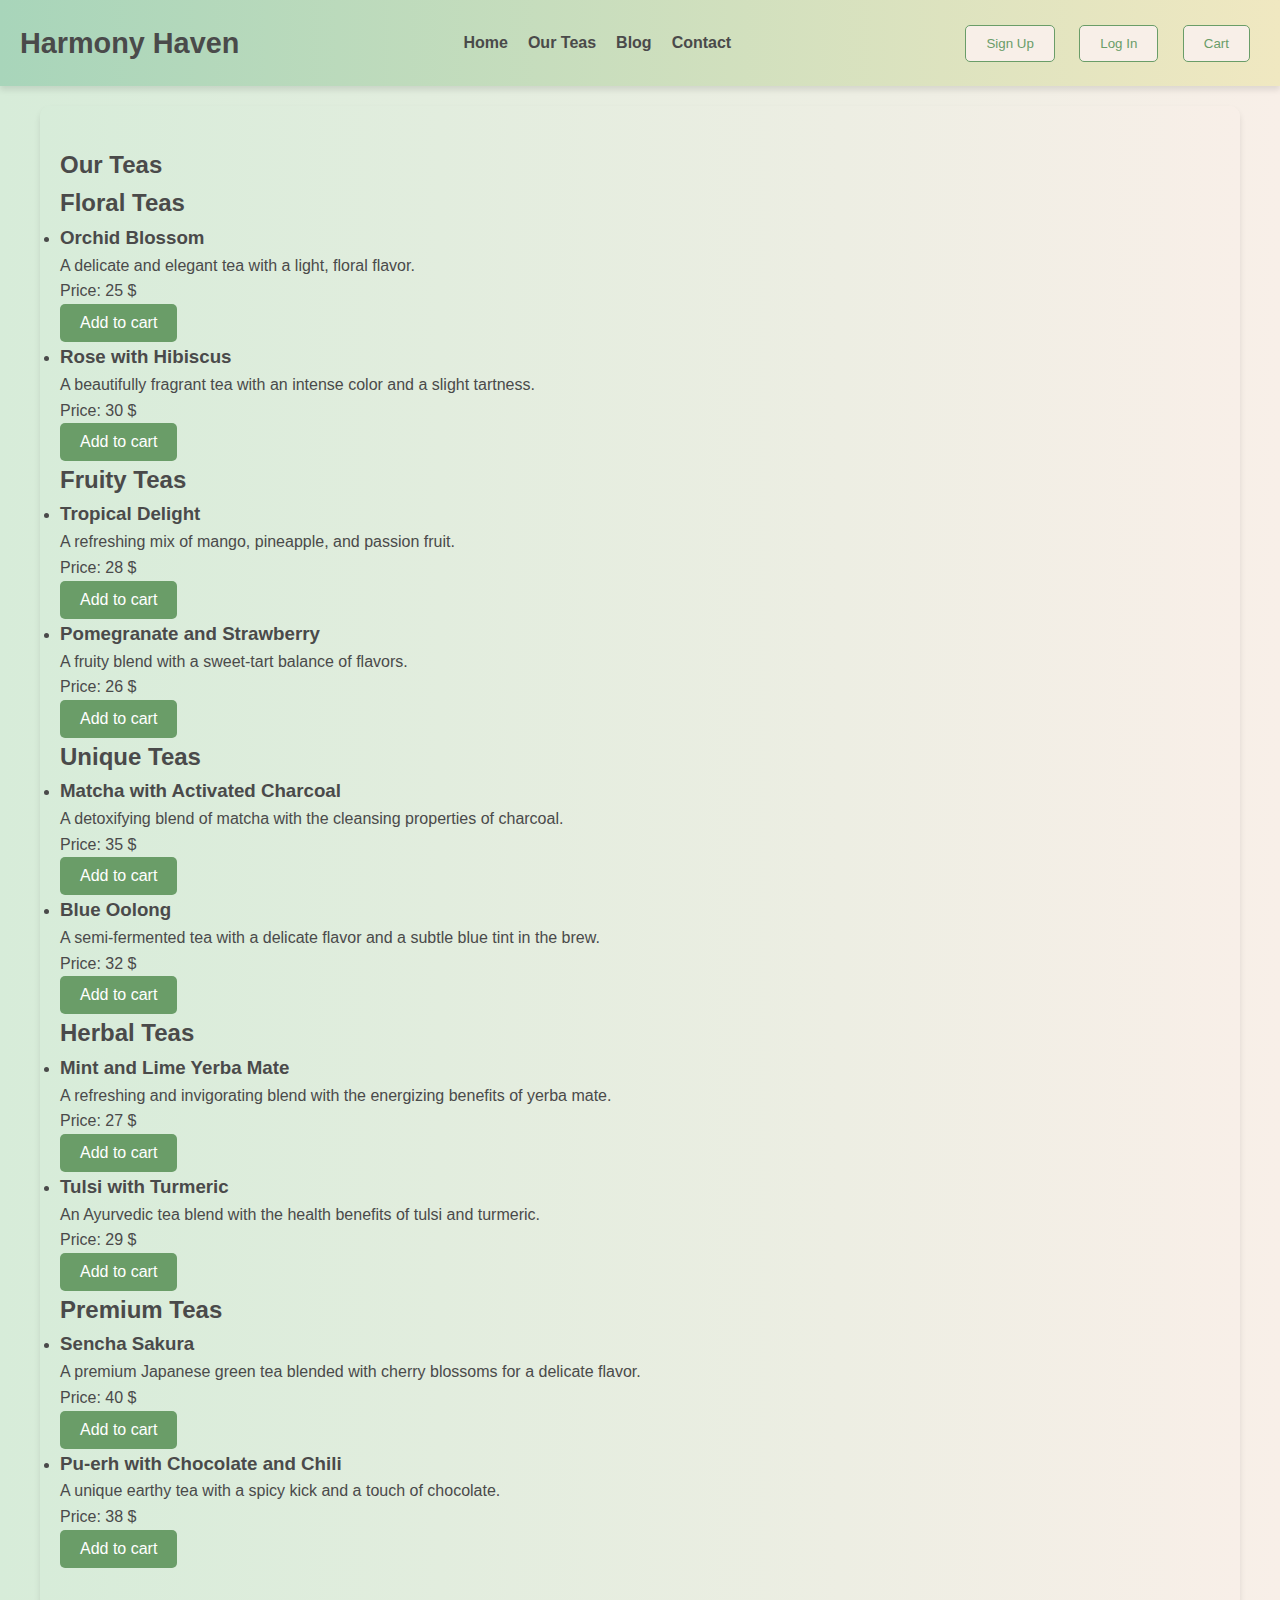
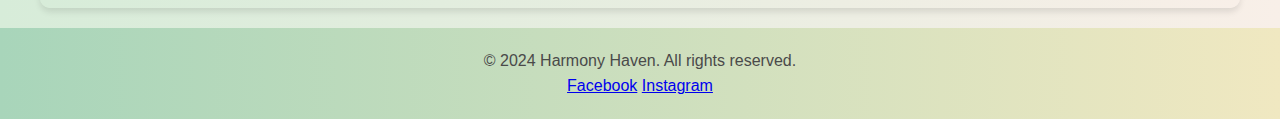
<file: offer.html>
<!DOCTYPE html>
<html lang="en">
<head>
    <meta charset="UTF-8">
    <meta name="viewport" content="width=device-width, initial-scale=1.0">
    <title>Harmony Haven</title>
    <style>
        /* Resetowanie */
        * {
            margin: 0;
            padding: 0;
            box-sizing: border-box;
        }

        body {
            font-family: 'Arial', sans-serif;
            line-height: 1.6;
            background: linear-gradient(90deg, #D7ECD9, #F8EFE8);
            color: #4A4A4A;
        }

        /* Nagłówek */
        header {
            display: flex;
            justify-content: space-between;
            align-items: center;
            padding: 20px;
            background: linear-gradient(90deg, #A8D5BA, #F0E8C1);
            color: white;
            box-shadow: 0px 4px 6px rgba(0, 0, 0, 0.1);
        }

        header .logo {
            font-size: 1.8rem;
            font-weight: bold;
            color: #4A4A4A;
        }

        header nav ul {
            list-style: none;
            display: flex;
            gap: 20px;
        }

        header nav ul li a {
            text-decoration: none;
            color: #4A4A4A;
            font-weight: bold;
            transition: color 0.3s;
        }

        header nav ul li a:hover {
            color: #6A9D68;
        }

        .header-buttons button {
            margin: 0 10px;
            padding: 10px 20px;
            background-color: #F8EFE8;
            color: #6A9D68;
            border: 1px solid #6A9D68;
            border-radius: 5px;
            cursor: pointer;
            transition: background-color 0.3s, color 0.3s;
        }

        .header-buttons button:hover {
            background-color: #6A9D68;
            color: white;
        }

        /* Tło wideo na stronie głównej */
        .hero {
            position: relative;
            height: 70vh;
            overflow: hidden;
            display: flex;
            justify-content: center;
            align-items: center;
            color: #4A4A4A;
            text-align: center;
        }

        .hero video {
            position: absolute;
            top: 0;
            left: 0;
            width: 100%;
            height: 100%;
            object-fit: cover;
            z-index: -1;
            filter: brightness(0.8);
        }

        .hero-content h1 {
            font-size: 2.5rem;
            margin-bottom: 20px;
        }

        .hero-content button {
            padding: 10px 20px;
            background-color: #6A9D68;
            color: white;
            border: none;
            border-radius: 5px;
            cursor: pointer;
            transition: background-color 0.3s;
        }

        .hero-content button:hover {
            background-color: #4A804D;
        }

        /* Sekcje */
        section {
            padding: 40px 20px;
            background: linear-gradient(90deg, #D7ECD9, #F8EFE8);
            border-radius: 10px;
            margin: 20px auto;
            max-width: 1200px;
            box-shadow: 0px 4px 6px rgba(0, 0, 0, 0.1);
        }
        

        /* Produkty */
        .products {
            display: flex;
            justify-content: space-around;
            flex-wrap: wrap;
            gap: 20px;
        }

        .product-card {
            width: 250px;
            padding: 20px;
            text-align: center;
            background-color: #F8EFE8;
            border: 1px solid #ccc;
            border-radius: 10px;
            box-shadow: 0px 2px 4px rgba(0, 0, 0, 0.1);
            transition: transform 0.3s, box-shadow 0.3s;
        }

        .product-card:hover {
            transform: scale(1.05);
            box-shadow: 0px 4px 8px rgba(0, 0, 0, 0.2);
        }

        .product-card img {
            max-width: 100%;
            border-radius: 10px;
            margin-bottom: 10px;
        }
        
        .bold-text {
            font-weight: 600;
        }
        /* Koszyk */
        #cart {
            background: linear-gradient(90deg, #D7ECD9, #F8EFE8);
            padding: 20px;
            border-radius: 10px;
            box-shadow: 0px 2px 4px rgba(0, 0, 0, 0.1);
        }

        #cart ul {
            list-style: none;
            padding: 0;
        }

        #cart ul li {
            display: flex;
            justify-content: space-between;
            align-items: center;
            margin: 10px 0;
        }

        #cart ul li button {
            padding: 5px 10px;
            background-color: #d9534f;
            color: white;
            border: none;
            border-radius: 5px;
            cursor: pointer;
        }

        #cart ul li button:hover {
            background-color: #c9302c;
        }

        #total-price {
            font-weight: bold;
            margin-top: 10px;
        }

        /* Formularze */
        form input, form textarea, form button {
            width: 100%;
            padding: 10px;
            margin: 10px 0;
            border: 1px solid #ccc;
            border-radius: 5px;
        }

        .add-to-cart {
            background-color: #6A9D68; /* Zielony kolor tła */
            color: white; /* Biały tekst */
            padding: 10px 20px; /* Wewnętrzne odstępy (góra-dół, lewo-prawo) */
            border: none; /* Usuwa domyślną ramkę */
            border-radius: 5px; /* Zaokrąglenie rogów */
            cursor: pointer; /* Zmienia kursor na "rączkę" */
            font-size: 16px; /* Wielkość tekstu */
            transition: background-color 0.3s ease; /* Płynna zmiana koloru */
        }

        /* Efekt po najechaniu kursorem */
        .add-to-cart:hover {
            background-color: #6A9D68; /* Ciemniejszy zielony */
        }

        /* Styl dla aktywnego przycisku (kliknięcie) */
        .add-to-cart:active {
            background-color: #3e8e41;
            transform: scale(0.98); /* Lekko zmniejsza przycisk */
        }
        /* Stopka */
        footer {
            text-align: center;
            padding: 20px;
            background: linear-gradient(90deg, #A8D5BA, #F0E8C1);
            color: #4A4A4A;
        }
        /* Responsywność - Media Queries */

/* Dla urządzeń o szerokości do 768px (tablety, większe telefony) */
@media (max-width: 768px) {
    header {
        flex-direction: column;
        align-items: flex-start;
        padding: 15px;
    }

    header .logo {
        font-size: 1.6rem;
    }

    header nav ul {
        flex-direction: column;
        align-items: flex-start;
        gap: 15px;
    }

    .hero-content h1 {
        font-size: 2rem;
    }

    .hero-content button {
        font-size: 1rem;
        padding: 12px 25px;
    }

    .products {
        flex-direction: column;
        align-items: center;
    }

    .product-card {
        width: 80%;
    }
}

/* Dla urządzeń o szerokości do 480px (standardowe telefony) */
@media (max-width: 480px) {
    header {
        padding: 10px;
    }

    header .logo {
        font-size: 1.4rem;
    }

    header nav ul {
        flex-direction: column;
        gap: 12px;
        padding-left: 0;
    }

    .hero-content h1 {
        font-size: 1.6rem;
    }

    .hero-content button {
        font-size: 1rem;
        padding: 10px 20px;
    }

    .product-card {
        width: 90%;
        padding: 15px;
    }

    footer {
        font-size: 0.9rem;
    }
}

/* Dla urządzeń o szerokości do 320px (najmniejsze telefony) */
@media (max-width: 320px) {
    header .logo {
        font-size: 1.2rem;
    }

    header nav ul {
        gap: 8px;
    }

    .hero-content h1 {
        font-size: 1.4rem;
    }

    .hero-content button {
        font-size: 0.9rem;
        padding: 8px 15px;
    }

    .product-card {
        width: 100%;
        padding: 12px;
    }

    footer {
        font-size: 0.8rem;
    }
}
    </style>
</head>
<body>
    <!-- Nagłówek -->
    <header>
        <div class="logo">Harmony Haven</div>
        <nav>
            <ul>
                <li><a href="index.html">Home</a></li>
                <li><a href="offer.html">Our Teas</a></li>
                <li><a href="blog.html">Blog</a></li>
                <li><a href="contact.html">Contact</a></li>
            </ul>
        </nav>
        <!-- In your index.html file -->
<div class="header-buttons">
    <!-- Link to Sign Up page -->
    <a href="signup.html"><button>Sign Up</button></a>
    <!-- Link to Log In page -->
    <a href="login.html"><button>Log In</button></a>
        <a href="cart.html"><button>Cart</button></a>
        </div>
        </header>
    <section id="offer">
        <h2>Our Teas</h2>
        <div class="category">
            <h2>Floral Teas</h2>
        <ul class="tea-list">
            <li class="tea-item">
                <h3>Orchid Blossom</h3>
                <p>A delicate and elegant tea with a light, floral flavor.</p>
                <p class="price">Price: 25 $</p>
                <button class="add-to-cart">Add to cart</button>
            </li>
            <li class="tea-item">
                <h3>Rose with Hibiscus</h3>
                <p>A beautifully fragrant tea with an intense color and a slight tartness.</p>
                <p class="price">Price: 30 $</p>
                <button class="add-to-cart">Add to cart</button>
            </li>
        </ul>
    </div>
    <!-- Category: Fruity Teas -->
    <div class="category">
        <h2>Fruity Teas</h2>
        <ul class="tea-list">
            <li class="tea-item">
                <h3>Tropical Delight</h3>
                <p>A refreshing mix of mango, pineapple, and passion fruit.</p>
                <p class="price">Price: 28 $</p>
                <button class="add-to-cart">Add to cart</button>
            </li>
            <li class="tea-item">
                <h3>Pomegranate and Strawberry</h3>
                <p>A fruity blend with a sweet-tart balance of flavors.</p>
                <p class="price">Price: 26 $</p>
                <button class="add-to-cart">Add to cart</button>
            </li>
        </ul>
    </div>

    <!-- Category: Unique Teas -->
    <div class="category">
        <h2>Unique Teas</h2>
        <ul class="tea-list">
            <li class="tea-item">
                <h3>Matcha with Activated Charcoal</h3>
                <p>A detoxifying blend of matcha with the cleansing properties of charcoal.</p>
                <p class="price">Price: 35 $</p>
                <button class="add-to-cart">Add to cart</button>
            </li>
            <li class="tea-item">
                <h3>Blue Oolong</h3>
                <p>A semi-fermented tea with a delicate flavor and a subtle blue tint in the brew.</p>
                <p class="price">Price: 32 $</p>
                <button class="add-to-cart">Add to cart</button>
            </li>
        </ul>
    </div>

    <!-- Category: Herbal Teas -->
    <div class="category">
        <h2>Herbal Teas</h2>
        <ul class="tea-list">
            <li class="tea-item">
                <h3>Mint and Lime Yerba Mate</h3>
                <p>A refreshing and invigorating blend with the energizing benefits of yerba mate.</p>
                <p class="price">Price: 27 $</p>
                <button class="add-to-cart">Add to cart</button>
            </li>
            <li class="tea-item">
                <h3>Tulsi with Turmeric</h3>
                <p>An Ayurvedic tea blend with the health benefits of tulsi and turmeric.</p>
                <p class="price">Price: 29 $</p>
                <button class="add-to-cart">Add to cart</button>
            </li>
        </ul>
    </div>

    <!-- Category: Premium Teas -->
    <div class="category">
        <h2>Premium Teas</h2>
        <ul class="tea-list">
            <li class="tea-item">
                <h3>Sencha Sakura</h3>
                <p>A premium Japanese green tea blended with cherry blossoms for a delicate flavor.</p>
                <p class="price">Price: 40 $</p>
                <button class="add-to-cart">Add to cart</button>
            </li>
            <li class="tea-item">
                <h3>Pu-erh with Chocolate and Chili</h3>
                <p>A unique earthy tea with a spicy kick and a touch of chocolate.</p>
                <p class="price">Price: 38 $</p>
                <button class="add-to-cart">Add to cart</button>
            </li>
        </ul>
    </div>
    </section>
    <script src="script.js"></script>
    <footer>
        <p>© 2024 Harmony Haven. All rights reserved.</p>
        <div class="social-icons">
            <a href="#">Facebook</a>
            <a href="#">Instagram</a>
        </div>
    </footer>
</body>
</html>
</file>
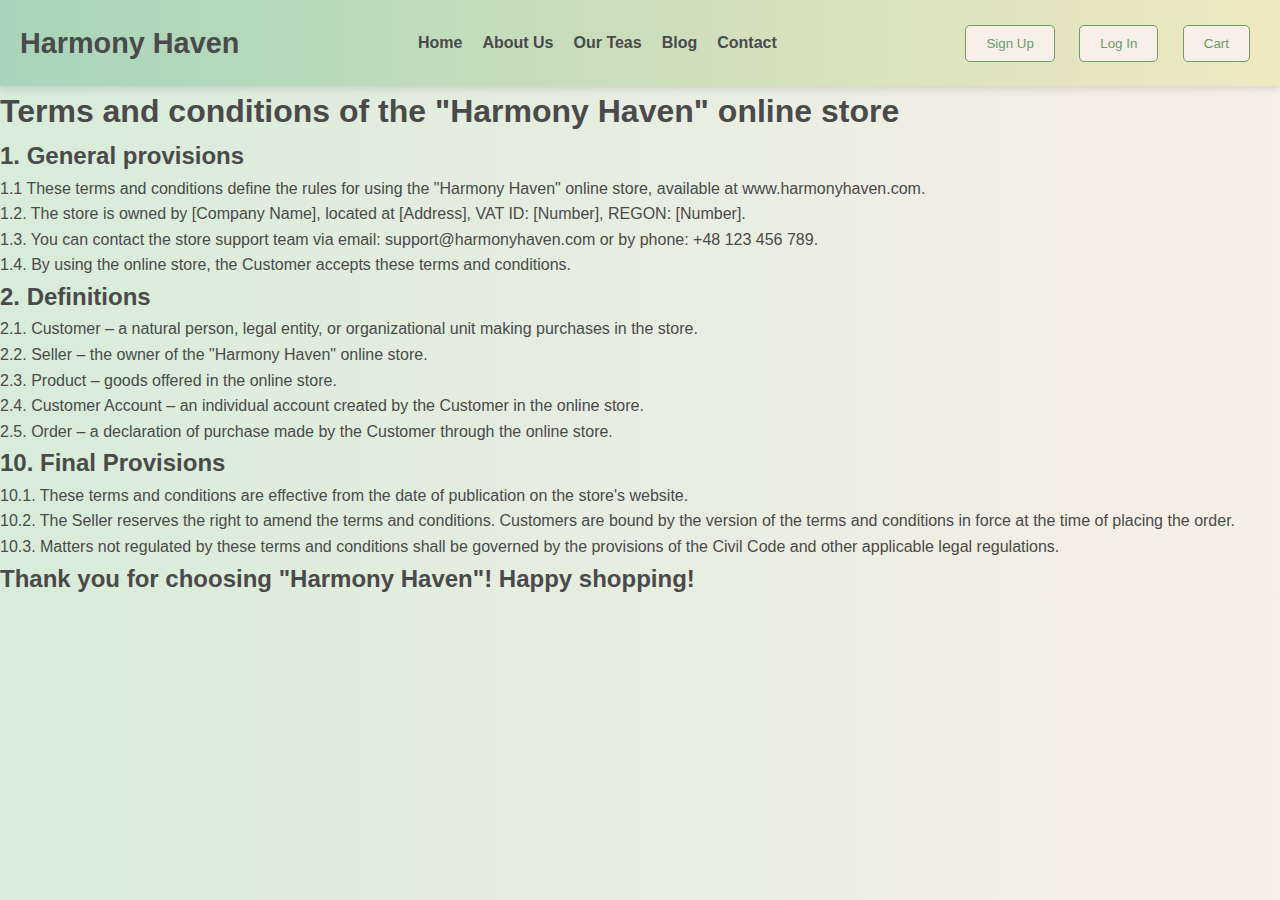
<file: terms.html>
<!DOCTYPE html>
<html lang="en">
<head>
    <meta charset="UTF-8">
    <meta name="viewport" content="width=device-width, initial-scale=1.0">
    <title>Harmony Haven</title>
    <style>
        /* Resetowanie */
        * {
            margin: 0;
            padding: 0;
            box-sizing: border-box;
        }

        body {
            font-family: 'Arial', sans-serif;
            line-height: 1.6;
            background: linear-gradient(90deg, #D7ECD9, #F8EFE8);
            color: #4A4A4A;
        }
        
        /* Nagłówek */
        header {
            display: flex;
            justify-content: space-between;
            align-items: center;
            padding: 20px;
            background: linear-gradient(90deg, #A8D5BA, #F0E8C1);
            color: white;
            box-shadow: 0px 4px 6px rgba(0, 0, 0, 0.1);
        }

        header .logo {
            font-size: 1.8rem;
            font-weight: bold;
            color: #4A4A4A;
        }

        header nav ul {
            list-style: none;
            display: flex;
            gap: 20px;
        }

        header nav ul li a {
            text-decoration: none;
            color: #4A4A4A;
            font-weight: bold;
            transition: color 0.3s;
        }

        header nav ul li a:hover {
            color: #6A9D68;
        }

        .header-buttons button {
            margin: 0 10px;
            padding: 10px 20px;
            background-color: #F8EFE8;
            color: #6A9D68;
            border: 1px solid #6A9D68;
            border-radius: 5px;
            cursor: pointer;
            transition: background-color 0.3s, color 0.3s;
        }

        .header-buttons button:hover {
            background-color: #6A9D68;
            color: white;
        }

        /* Tło wideo na stronie głównej */
        .hero {
            position: relative;
            height: 70vh;
            overflow: hidden;
            display: flex;
            justify-content: center;
            align-items: center;
            color: #4A4A4A;
            text-align: center;
        }

        .hero video {
            position: absolute;
            top: 0;
            left: 0;
            width: 100%;
            height: 100%;
            object-fit: cover;
            z-index: -1;
            filter: brightness(0.8);
        }

        .hero-content h1 {
            font-size: 2.5rem;
            margin-bottom: 20px;
        }

        .hero-content button {
            padding: 10px 20px;
            background-color: #6A9D68;
            color: white;
            border: none;
            border-radius: 5px;
            cursor: pointer;
            transition: background-color 0.3s;
        }

        .hero-content button:hover {
            background-color: #4A804D;
        }

        /* Sekcje */
        section {
            padding: 40px 20px;
            background: linear-gradient(90deg, #D7ECD9, #F8EFE8);
            border-radius: 10px;
            margin: 20px auto;
            max-width: 1200px;
            box-shadow: 0px 4px 6px rgba(0, 0, 0, 0.1);
        }

        /* Produkty */
        .products {
            display: flex;
            justify-content: space-around;
            flex-wrap: wrap;
            gap: 20px;
        }

        .product-card {
            width: 250px;
            padding: 20px;
            text-align: center;
            background-color: #F8EFE8;
            border: 1px solid #ccc;
            border-radius: 10px;
            box-shadow: 0px 2px 4px rgba(0, 0, 0, 0.1);
            transition: transform 0.3s, box-shadow 0.3s;
        }

        .product-card:hover {
            transform: scale(1.05);
            box-shadow: 0px 4px 8px rgba(0, 0, 0, 0.2);
        }

        .product-card img {
            max-width: 100%;
            border-radius: 10px;
            margin-bottom: 10px;
        }
        
        .bold-text {
            font-weight: 600;
        }
        /* Koszyk */
        #cart {
            background: linear-gradient(90deg, #D7ECD9, #F8EFE8);
            padding: 20px;
            border-radius: 10px;
            box-shadow: 0px 2px 4px rgba(0, 0, 0, 0.1);
        }

        #cart ul {
            list-style: none;
            padding: 0;
        }

        #cart ul li {
            display: flex;
            justify-content: space-between;
            align-items: center;
            margin: 10px 0;
        }

        #cart ul li button {
            padding: 5px 10px;
            background-color: #d9534f;
            color: white;
            border: none;
            border-radius: 5px;
            cursor: pointer;
        }

        #cart ul li button:hover {
            background-color: #c9302c;
        }

        #total-price {
            font-weight: bold;
            margin-top: 10px;
        }

        /* Formularze */
        form input, form textarea, form button {
            width: 100%;
            padding: 10px;
            margin: 10px 0;
            border: 1px solid #ccc;
            border-radius: 5px;
        }

        /* Stopka */
        footer {
            text-align: center;
            padding: 20px;
            background: linear-gradient(90deg, #A8D5BA, #F0E8C1);
            color: #4A4A4A;
        }
        /* Responsywność - Media Queries */

/* Dla urządzeń o szerokości do 768px (tablety, większe telefony) */
@media (max-width: 768px) {
    header {
        flex-direction: column;
        align-items: flex-start;
        padding: 15px;
    }

    header .logo {
        font-size: 1.6rem;
    }

    header nav ul {
        flex-direction: column;
        align-items: flex-start;
        gap: 15px;
    }

    .hero-content h1 {
        font-size: 2rem;
    }

    .hero-content button {
        font-size: 1rem;
        padding: 12px 25px;
    }

    .products {
        flex-direction: column;
        align-items: center;
    }

    .product-card {
        width: 80%;
    }
}

/* Dla urządzeń o szerokości do 480px (standardowe telefony) */
@media (max-width: 480px) {
    header {
        padding: 10px;
    }

    header .logo {
        font-size: 1.4rem;
    }

    header nav ul {
        flex-direction: column;
        gap: 12px;
        padding-left: 0;
    }

    .hero-content h1 {
        font-size: 1.6rem;
    }

    .hero-content button {
        font-size: 1rem;
        padding: 10px 20px;
    }

    .product-card {
        width: 90%;
        padding: 15px;
    }

    footer {
        font-size: 0.9rem;
    }
}

/* Dla urządzeń o szerokości do 320px (najmniejsze telefony) */
@media (max-width: 320px) {
    header .logo {
        font-size: 1.2rem;
    }

    header nav ul {
        gap: 8px;
    }

    .hero-content h1 {
        font-size: 1.4rem;
    }

    .hero-content button {
        font-size: 0.9rem;
        padding: 8px 15px;
    }

    .product-card {
        width: 100%;
        padding: 12px;
    }

    footer {
        font-size: 0.8rem;
    }
}
    </style>
</head>
<body>
    <!-- Nagłówek -->
    <header>
        <div class="logo">Harmony Haven</div>
        <nav>
            <ul>
                <li><a href="index.html">Home</a></li>
                <li><a href="about.html">About Us</a></li>
                <li><a href="offer.html">Our Teas</a></li>
                <li><a href="blog.html">Blog</a></li>
                <li><a href="contact.html">Contact</a></li>
            </ul>
        </nav>
        <!-- In your index.html file -->
<div class="header-buttons">
    <!-- Link to Sign Up page -->
    <a href="signup.html"><button>Sign Up</button></a>
    <!-- Link to Log In page -->
    <a href="login.html"><button>Log In</button></a>
        <a href="cart.html"><button>Cart</button></a>
        </div>
        </header>
        <div class="terms-and-conditions">
            <h1>Terms and conditions of the "Harmony Haven" online store</h1>
            <h2>1. General provisions</h2>
            <p>1.1 These terms and conditions define the rules for using the "Harmony Haven" online store, available at www.harmonyhaven.com.</p>
            <p>1.2. The store is owned by [Company Name], located at [Address], VAT ID: [Number], REGON: [Number].</p>
        <p>1.3. You can contact the store support team via email: support@harmonyhaven.com or by phone: +48 123 456 789.</p>
        <p>1.4. By using the online store, the Customer accepts these terms and conditions.</p>

        <h2>2. Definitions</h2>
        <p>2.1. Customer – a natural person, legal entity, or organizational unit making purchases in the store.</p>
        <p>2.2. Seller – the owner of the "Harmony Haven" online store.</p>
        <p>2.3. Product – goods offered in the online store.</p>
        <p>2.4. Customer Account – an individual account created by the Customer in the online store.</p>
        <p>2.5. Order – a declaration of purchase made by the Customer through the online store.</p>

        <!-- Add the rest of the terms and conditions here following the same structure -->

        <h2>10. Final Provisions</h2>
        <p>10.1. These terms and conditions are effective from the date of publication on the store's website.</p>
        <p>10.2. The Seller reserves the right to amend the terms and conditions. Customers are bound by the version of the terms and conditions in force at the time of placing the order.</p>
        <p>10.3. Matters not regulated by these terms and conditions shall be governed by the provisions of the Civil Code and other applicable legal regulations.</p>

        <h2>Thank you for choosing "Harmony Haven"! Happy shopping!</h2>
    </div>
    </body>
    </html>
</file>
